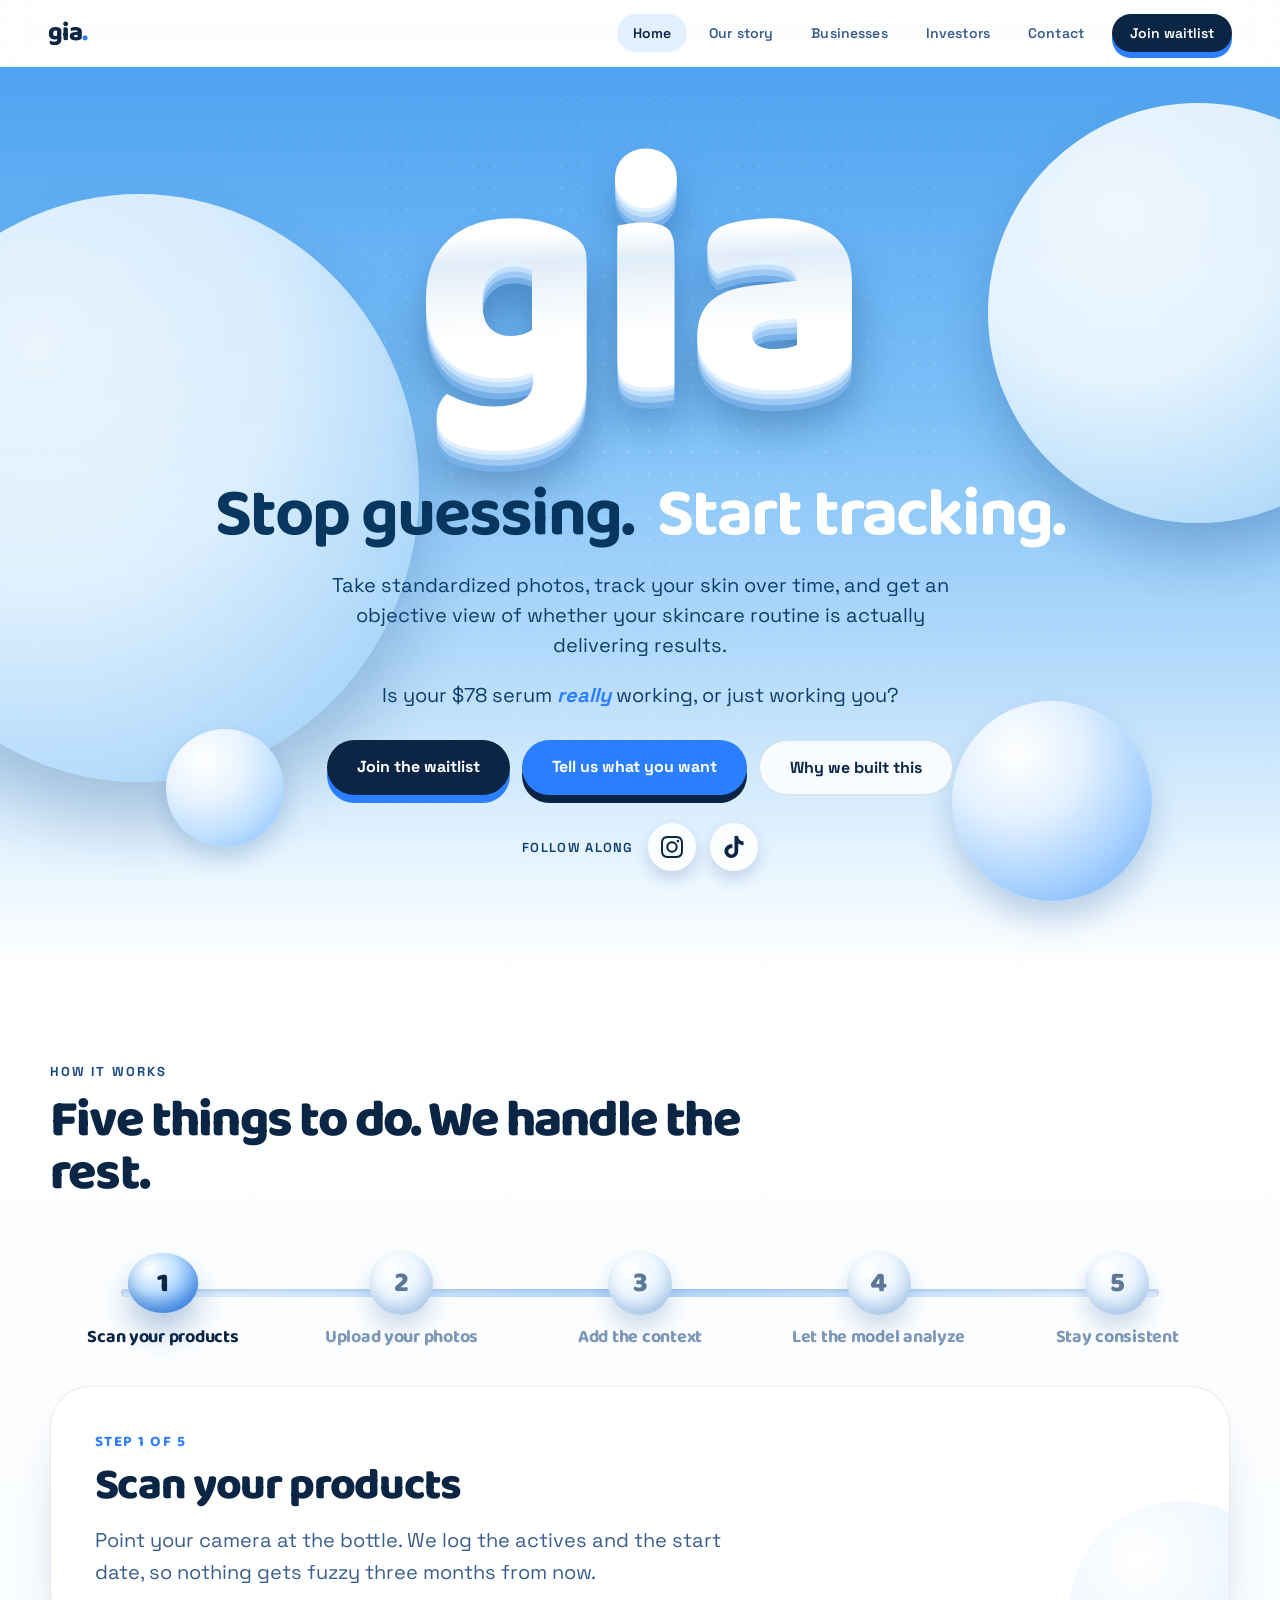
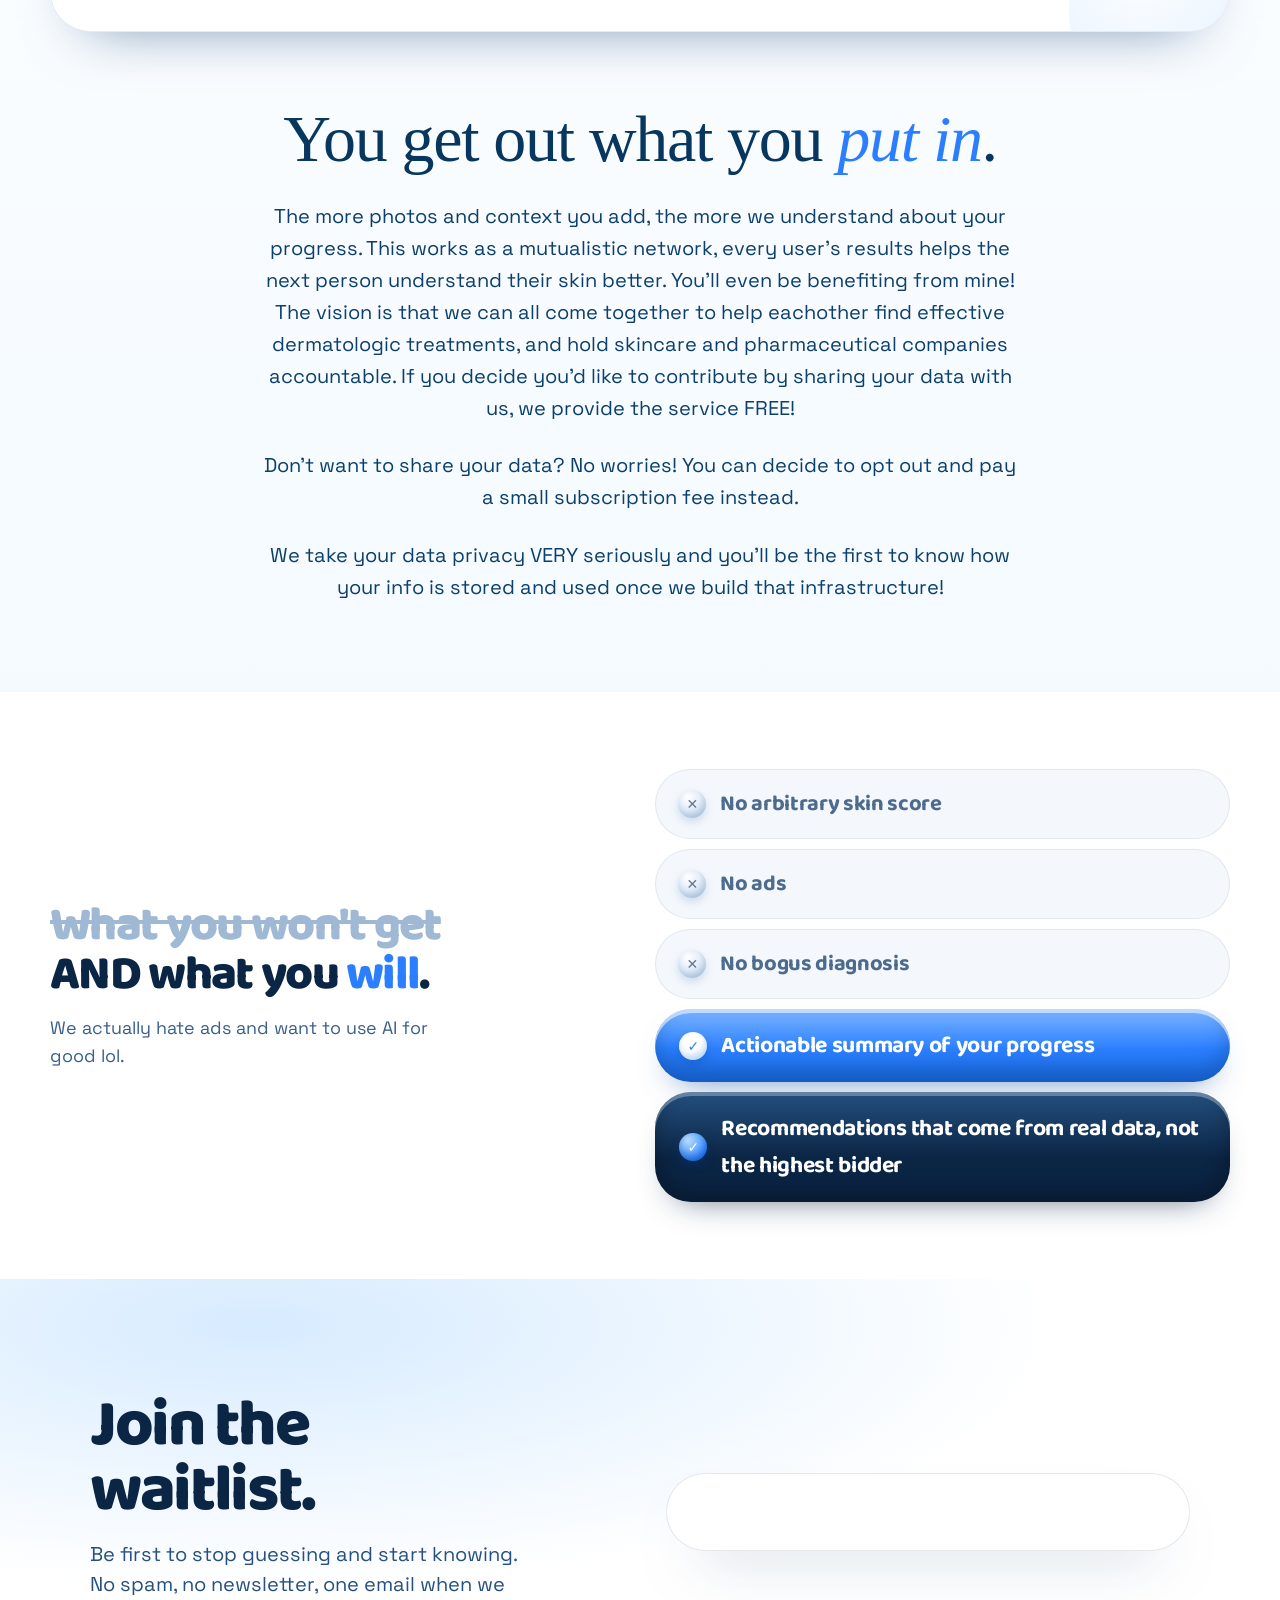
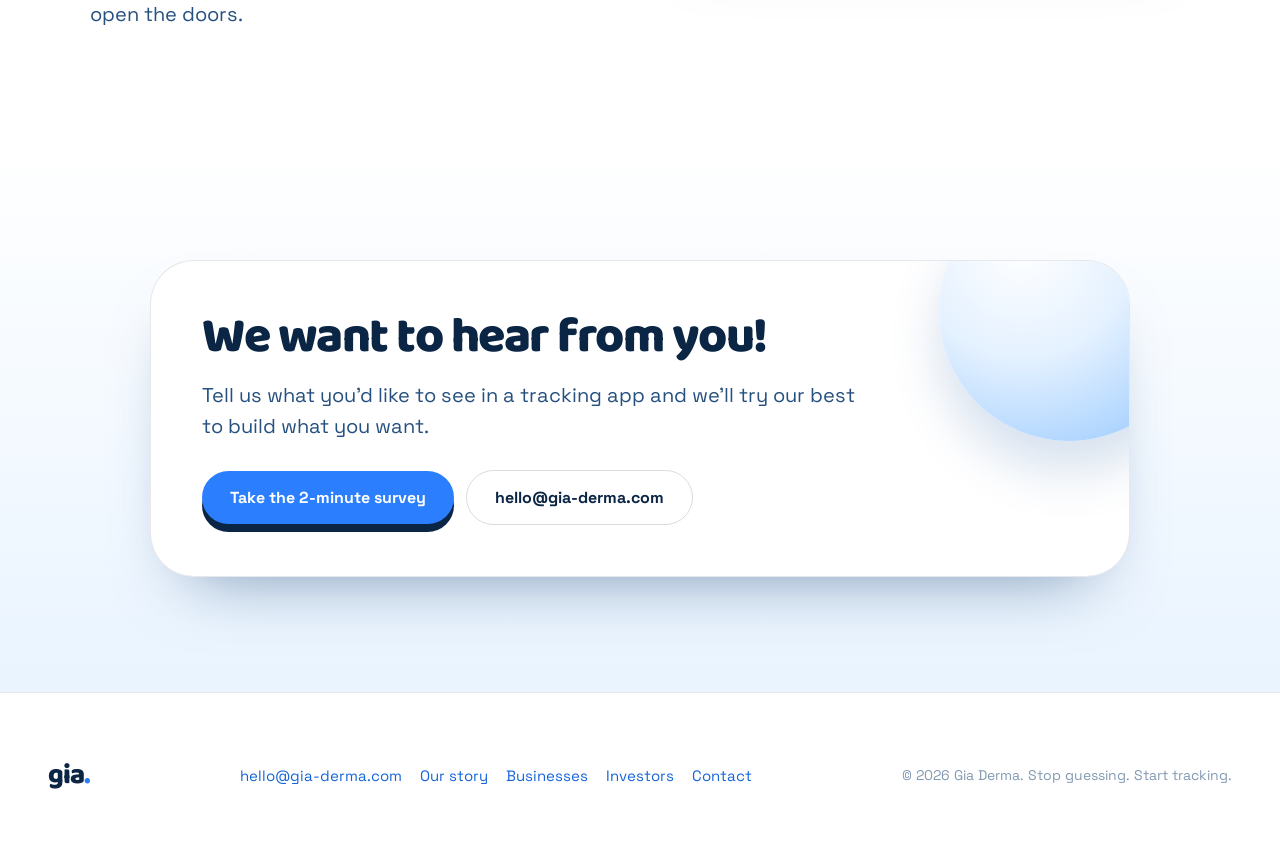
<file: index.html>
<!DOCTYPE html>
<html lang="en">
<head>
<meta charset="utf-8">
<meta name="viewport" content="width=device-width, initial-scale=1">
<title>Gia — Stop guessing. Start tracking.</title>
<meta name="description" content="Gia analyzes your skincare progress photos with unbiased, consistent AI tracking so you know if a product is actually working, not just hoping. Join the waitlist.">
<link rel="canonical" href="https://gia-derma.com/">
<meta property="og:type" content="website">
<meta property="og:site_name" content="Gia">
<meta property="og:title" content="Gia — Stop guessing. Start tracking.">
<meta property="og:description" content="Unbiased AI-analyzed progress photos, so you know if a skincare product is actually working — not just hoping.">
<meta property="og:url" content="https://gia-derma.com/">
<meta name="twitter:card" content="summary">
<meta name="twitter:title" content="Gia — Stop guessing. Start tracking.">
<meta name="twitter:description" content="Unbiased AI-analyzed progress photos, so you know if a skincare product is actually working — not just hoping.">
<link rel="preconnect" href="https://fonts.googleapis.com">
<link rel="preconnect" href="https://fonts.gstatic.com" crossorigin>
<link href="https://fonts.googleapis.com/css2?family=Baloo+2:wght@500;600;700;800&family=Space+Grotesk:wght@400;500;600;700&display=swap" rel="stylesheet">
<link rel="stylesheet" href="/assets/site.css">
<link rel="icon" type="image/png" sizes="32x32" href="/favicon-32.png">
<link rel="icon" type="image/png" sizes="16x16" href="/favicon-16.png">
<link rel="apple-touch-icon" href="/apple-touch-icon.png">
<script src="https://getlaunchlist.com/js/widget.js" defer></script>
</head>
<body>
<div style="font-family:'Space Grotesk',system-ui,sans-serif; color:#0b2545; overflow-x:hidden; position:relative;">

  <nav class="site-nav">
    <a href="/" style="border:0; background:none; cursor:pointer; font-family:'Baloo 2',cursive; font-weight:800; font-size:26px; letter-spacing:-.02em; color:#0b2545; padding:0; line-height:1;">gia<span style="color:#2b7fff;">.</span></a>
    <div class="site-nav-links">
      <a href="/" class="site-nav-link" aria-current="page">Home</a>
      <a href="/story/" class="site-nav-link">Our story</a>
      <a href="/businesses/" class="site-nav-link">Businesses</a>
      <a href="/investors/" class="site-nav-link">Investors</a>
      <a href="/contact/" class="site-nav-link">Contact</a>
      <a href="#waitlist" class="btn-press btn-press-sm" style="margin-left:6px; padding:10px 18px; border-radius:999px; background:#0b2545; color:#fff; font-weight:600; font-size:14px; box-shadow:0 6px 0 #2b7fff; --hs:#2b7fff; --hc:#fff;">Join waitlist</a>
    </div>
  </nav>

  <main>    <section style="position:relative; min-height:min(92vh,860px); display:grid; place-items:center; padding:clamp(40px,7vw,110px) clamp(16px,4vw,48px) clamp(60px,8vw,120px); background:linear-gradient(#4fa3f0 0%, #7cc0f8 38%, #b9ddfb 68%, #e8f5ff 88%, #ffffff 100%); overflow:hidden;">
      <div style="position:absolute; inset:0; opacity:.5; background-image:radial-gradient(rgba(255,255,255,.5) 1px, transparent 1px); background-size:22px 22px; mask-image:radial-gradient(60% 60% at 50% 40%, #000, transparent);"></div>
      <div style="position:absolute; width:min(56vw,560px); aspect-ratio:1/1.05; left:-11vw; top:14%; border-radius:50%; background:radial-gradient(circle at 32% 26%, #ffffff, #eaf6ff 42%, #b6dcfb 72%, #8ec6f5); box-shadow:0 40px 70px rgba(12,60,120,.28); opacity:.85; animation:floatB 12s ease-in-out infinite;"></div>
      <div style="position:absolute; width:min(42vw,420px); aspect-ratio:1/1; right:-10vw; top:4%; border-radius:50%; background:radial-gradient(circle at 32% 26%, #ffffff, #f0f9ff 40%, #c3e3fc 70%, #97cbf7); box-shadow:0 30px 54px rgba(12,60,120,.28); opacity:.9; animation:floatA 14s ease-in-out infinite;"></div>
      <div style="position:absolute; width:min(22vw,200px); aspect-ratio:1; right:10%; bottom:8%; border-radius:50%; background:radial-gradient(circle at 32% 26%, #ffffff, #e2f0ff 34%, #a9d2ff 66%, #6aa9f5); box-shadow:0 18px 30px rgba(30,90,160,.25); animation:floatA 9s ease-in-out infinite;"></div>
      <div style="position:absolute; width:min(13vw,118px); aspect-ratio:1; left:13%; bottom:14%; border-radius:50%; background:radial-gradient(circle at 32% 26%, #ffffff, #e8f3ff 34%, #bfe0ff 64%, #7fb8ff); box-shadow:0 12px 22px rgba(30,90,160,.2); animation:floatB 10s ease-in-out infinite;"></div>

      <div style="position:relative; text-align:center; max-width:1100px; animation:rise .9s cubic-bezier(.2,.9,.2,1) both;">
        <div class="logo-wrap gia-logo">
          <span style="position:relative; display:block; font-family:'Baloo 2',cursive; font-weight:800; font-size:clamp(110px,26vw,340px); line-height:.82; letter-spacing:-.015em; color:#ffffff; text-shadow:0 4px 0 #e2f1ff, 0 9px 0 #c2e0fb, 0 15px 0 #9dc9f3, 0 21px 0 #77b0e8, 0 34px 44px rgba(12,55,110,.4);">gia</span>
          <span style="position:absolute; inset:0; display:block; font-family:'Baloo 2',cursive; font-weight:800; font-size:clamp(110px,26vw,340px); line-height:.82; letter-spacing:-.015em; background:linear-gradient(178deg, rgba(64,140,210,0) 0%, rgba(64,140,210,0) 28%, rgba(64,140,210,.16) 38%, rgba(64,140,210,.07) 50%, rgba(64,140,210,0) 64%); -webkit-background-clip:text; background-clip:text; color:transparent; pointer-events:none;">gia</span>
        </div>
        <h1 style="margin:clamp(26px,4vw,52px) 0 0; font-family:'Baloo 2',cursive; font-weight:700; font-size:clamp(30px,5.4vw,68px); line-height:1.02; letter-spacing:-.03em; color:#07365e; text-wrap:balance;">Stop guessing.&nbsp;<span style="color:#ffffff; letter-spacing:-2.04px;">&nbsp;Start tracking.</span></h1>
        <div style="margin:18px auto 0; max-width:620px; font-size:clamp(16px,1.6vw,20px); line-height:1.5; color:#0c3f6b; text-wrap:pretty;">
          <p>Take standardized photos, track your skin over time, and get an objective view of whether your skincare routine is actually delivering results.</p>
          <p>Is your $78 serum <em style="color:#2b7fff; font-weight:700;">really</em> working, or just working you?</p>
        </div>
        <div style="display:flex; flex-wrap:wrap; gap:12px; justify-content:center; margin-top:30px;">
          <a href="#waitlist" class="btn-press" style="padding:16px 30px; border-radius:999px; background:#0b2545; color:#fff; font-weight:700; font-size:16px; box-shadow:0 8px 0 #2b7fff; --hs:#2b7fff; --hc:#fff;">Join the waitlist</a>
          <a href="/survey/" class="btn-press" style="padding:16px 30px; border-radius:999px; background:#2b7fff; color:#fff; font-weight:700; font-size:16px; box-shadow:0 8px 0 #0b2545; --hs:#0b2545; --hc:#fff;">Tell us what you want</a>
          <a href="/story/" class="btn-fill" style="padding:16px 30px; border-radius:999px; background:rgba(255,255,255,.85); color:#0b2545; font-weight:700; font-size:16px; border:1px solid rgba(11,37,69,.14); --hb:#fff; --hc:#0b2545;">Why we built this</a>
        </div>
        <div style="display:flex; align-items:center; justify-content:center; gap:14px; margin-top:28px;">
          <span style="font-size:13px; font-weight:600; letter-spacing:.1em; text-transform:uppercase; color:#0c3f6b;">Follow along</span>
          <a href="https://www.instagram.com/gia.skin.app/" target="_blank" rel="noopener" aria-label="Gia on Instagram" class="social-icon" style="background:rgba(255,255,255,.85); color:#0b2545; box-shadow:0 8px 16px rgba(12,60,120,.18);">
            <svg viewBox="0 0 24 24" fill="currentColor" aria-hidden="true"><path d="M7.0301.084c-1.2768.0602-2.1487.264-2.911.5634-.7888.3075-1.4575.72-2.1228 1.3877-.6652.6677-1.075 1.3368-1.3802 2.127-.2954.7638-.4956 1.6365-.552 2.914-.0564 1.2775-.0689 1.6882-.0626 4.947.0062 3.2586.0206 3.6671.0825 4.9473.061 1.2765.264 2.1482.5635 2.9107.308.7889.72 1.4573 1.388 2.1228.6679.6655 1.3365 1.0743 2.1285 1.38.7632.295 1.6361.4961 2.9134.552 1.2773.056 1.6884.069 4.9462.0627 3.2578-.0062 3.668-.0207 4.9478-.0814 1.28-.0607 2.147-.2652 2.9098-.5633.7889-.3086 1.4578-.72 2.1228-1.3881.665-.6682 1.0745-1.3378 1.3795-2.1284.2957-.7632.4966-1.636.552-2.9124.056-1.2809.0692-1.6898.063-4.948-.0063-3.2583-.021-3.6668-.0817-4.9465-.0607-1.2797-.264-2.1487-.5633-2.9117-.3084-.7889-.72-1.4568-1.3876-2.1228C21.2982 1.33 20.628.9208 19.8378.6165 19.074.321 18.2017.1197 16.9244.0645 15.6471.0093 15.236-.005 11.977.0014 8.718.0076 8.31.0215 7.0301.0839m.1402 21.6932c-1.17-.0509-1.8053-.2453-2.2287-.408-.5606-.216-.96-.4771-1.3819-.895-.422-.4178-.6811-.8186-.9-1.378-.1644-.4234-.3624-1.058-.4171-2.228-.0595-1.2645-.072-1.6442-.079-4.848-.007-3.2037.0053-3.583.0607-4.848.05-1.169.2456-1.805.408-2.2282.216-.5613.4762-.96.895-1.3816.4188-.4217.8184-.6814 1.3783-.9003.423-.1651 1.0575-.3614 2.227-.4171 1.2655-.06 1.6447-.072 4.848-.079 3.2033-.007 3.5835.005 4.8495.0608 1.169.0508 1.8053.2445 2.228.408.5608.216.96.4754 1.3816.895.4217.4194.6816.8176.9005 1.3787.1653.4217.3617 1.056.4169 2.2263.0602 1.2655.0739 1.645.0796 4.848.0058 3.203-.0055 3.5834-.061 4.848-.051 1.17-.245 1.8055-.408 2.2294-.216.5604-.4763.96-.8954 1.3814-.419.4215-.8181.6811-1.3783.9-.4224.1649-1.0577.3617-2.2262.4174-1.2656.0595-1.6448.072-4.8493.079-3.2045.007-3.5825-.006-4.848-.0608M16.953 5.5864A1.44 1.44 0 1 0 18.39 4.144a1.44 1.44 0 0 0-1.437 1.4424M5.8385 12.012c.0067 3.4032 2.7706 6.1557 6.173 6.1493 3.4026-.0065 6.157-2.7701 6.1506-6.1733-.0065-3.4032-2.771-6.1565-6.174-6.1498-3.403.0067-6.156 2.771-6.1496 6.1738M8 12.0077a4 4 0 1 1 4.008 3.9921A3.9996 3.9996 0 0 1 8 12.0077"/></svg>
          </a>
          <a href="https://www.tiktok.com/@gia_dermatracker" target="_blank" rel="noopener" aria-label="Gia on TikTok" class="social-icon" style="background:rgba(255,255,255,.85); color:#0b2545; box-shadow:0 8px 16px rgba(12,60,120,.18);">
            <svg viewBox="0 0 24 24" fill="currentColor" aria-hidden="true"><path d="M12.525.02c1.31-.02 2.61-.01 3.91-.02.08 1.53.63 3.09 1.75 4.17 1.12 1.11 2.7 1.62 4.24 1.79v4.03c-1.44-.05-2.89-.35-4.2-.97-.57-.26-1.1-.59-1.62-.93-.01 2.92.01 5.84-.02 8.75-.08 1.4-.54 2.79-1.35 3.94-1.31 1.92-3.58 3.17-5.91 3.21-1.43.08-2.86-.31-4.08-1.03-2.02-1.19-3.44-3.37-3.65-5.71-.02-.5-.03-1-.01-1.49.18-1.9 1.12-3.72 2.58-4.96 1.66-1.44 3.98-2.13 6.15-1.72.02 1.48-.04 2.96-.04 4.44-.99-.32-2.15-.23-3.02.37-.63.41-1.11 1.04-1.36 1.75-.21.51-.15 1.07-.14 1.61.24 1.64 1.82 3.02 3.5 2.87 1.12-.01 2.19-.66 2.77-1.61.19-.33.4-.67.41-1.06.1-1.79.06-3.57.07-5.36.01-4.03-.01-8.05.02-12.07z"/></svg>
          </a>
        </div>
      </div>
    </section>

    <section style="padding:clamp(56px,7vw,104px) clamp(16px,4vw,48px); background:linear-gradient(#ffffff,#f4faff);">
      <div style="max-width:1180px; margin:0 auto;">
        <p style="margin:0 0 14px; font-size:13px; font-weight:700; letter-spacing:.16em; text-transform:uppercase; color:#1b4b80;">How it works</p>
        <h2 style="margin:0; max-width:760px; font-family:'Baloo 2',cursive; font-weight:800; font-size:clamp(28px,4.2vw,52px); line-height:1.02; letter-spacing:-.035em; color:#0b2545;">Five things to do. We handle the rest.</h2>
        <div class="steps" style="margin:clamp(30px,4vw,52px) 0 0; display:grid; grid-template-columns:minmax(0,1fr); gap:clamp(22px,3vw,38px);">
          <div style="position:relative; display:flex; gap:clamp(4px,1vw,16px); align-items:flex-start; justify-content:space-between; flex-wrap:nowrap;">
            <div aria-hidden="true" style="position:absolute; left:6%; right:6%; top:clamp(26px,3vw,38px); height:8px; border-radius:999px; background:linear-gradient(90deg, rgba(169,210,255,.25), rgba(169,210,255,.85), rgba(169,210,255,.25)); box-shadow:inset 0 2px 4px rgba(45,110,180,.25);"></div>
            <button type="button" class="step-tab" style="flex:1 1 0; min-width:0; padding:0 4px; color:#0b2545;">
              <span class="step-dot" style="width:clamp(38px,5vw,72px); height:clamp(38px,5vw,72px); font-size:clamp(16px,2.2vw,30px); box-shadow:0 20px 30px rgba(30,90,160,.32), inset 0 -9px 15px rgba(20,80,160,.3); background:radial-gradient(circle at 32% 26%, #ffffff, #bfe0ff 38%, #6aa9f5 70%, #2b7fff); color:#0b2545; transform:scale(1.1,.94);">1</span>
              <span style="font-family:'Baloo 2',cursive; font-weight:700; font-size:clamp(11px,1.5vw,18px); letter-spacing:-.015em; text-align:center; line-height:1.15;">Scan your products</span>
            </button>
            <button type="button" class="step-tab" style="flex:1 1 0; min-width:0; padding:0 4px; color:#7d97b5;">
              <span class="step-dot" style="width:clamp(38px,5vw,72px); height:clamp(38px,5vw,72px); font-size:clamp(16px,2.2vw,30px); box-shadow:0 14px 22px rgba(30,90,160,.2), inset 0 -8px 13px rgba(45,110,180,.2); background:radial-gradient(circle at 32% 26%, #ffffff, #eef6ff 42%, #cfe3f7 74%, #b3cee8); color:#5c7896;">2</span>
              <span style="font-family:'Baloo 2',cursive; font-weight:700; font-size:clamp(11px,1.5vw,18px); letter-spacing:-.015em; text-align:center; line-height:1.15;">Upload your photos</span>
            </button>
            <button type="button" class="step-tab" style="flex:1 1 0; min-width:0; padding:0 4px; color:#7d97b5;">
              <span class="step-dot" style="width:clamp(38px,5vw,72px); height:clamp(38px,5vw,72px); font-size:clamp(16px,2.2vw,30px); box-shadow:0 14px 22px rgba(30,90,160,.2), inset 0 -8px 13px rgba(45,110,180,.2); background:radial-gradient(circle at 32% 26%, #ffffff, #eef6ff 42%, #cfe3f7 74%, #b3cee8); color:#5c7896;">3</span>
              <span style="font-family:'Baloo 2',cursive; font-weight:700; font-size:clamp(11px,1.5vw,18px); letter-spacing:-.015em; text-align:center; line-height:1.15;">Add the context</span>
            </button>
            <button type="button" class="step-tab" style="flex:1 1 0; min-width:0; padding:0 4px; color:#7d97b5;">
              <span class="step-dot" style="width:clamp(38px,5vw,72px); height:clamp(38px,5vw,72px); font-size:clamp(16px,2.2vw,30px); box-shadow:0 14px 22px rgba(30,90,160,.2), inset 0 -8px 13px rgba(45,110,180,.2); background:radial-gradient(circle at 32% 26%, #ffffff, #eef6ff 42%, #cfe3f7 74%, #b3cee8); color:#5c7896;">4</span>
              <span style="font-family:'Baloo 2',cursive; font-weight:700; font-size:clamp(11px,1.5vw,18px); letter-spacing:-.015em; text-align:center; line-height:1.15;">Let the model analyze</span>
            </button>
            <button type="button" class="step-tab" style="flex:1 1 0; min-width:0; padding:0 4px; color:#7d97b5;">
              <span class="step-dot" style="width:clamp(38px,5vw,72px); height:clamp(38px,5vw,72px); font-size:clamp(16px,2.2vw,30px); box-shadow:0 14px 22px rgba(30,90,160,.2), inset 0 -8px 13px rgba(45,110,180,.2); background:radial-gradient(circle at 32% 26%, #ffffff, #eef6ff 42%, #cfe3f7 74%, #b3cee8); color:#5c7896;">5</span>
              <span style="font-family:'Baloo 2',cursive; font-weight:700; font-size:clamp(11px,1.5vw,18px); letter-spacing:-.015em; text-align:center; line-height:1.15;">Stay consistent</span>
            </button>
          </div>
          <div style="position:relative; overflow:hidden; padding:clamp(26px,3.4vw,48px); border-radius:40px; background:#fff; border:1px solid rgba(11,37,69,.09); box-shadow:0 28px 60px -38px rgba(16,62,112,.65);">
            <div style="position:absolute; width:220px; height:220px; right:-60px; bottom:-90px; border-radius:50%; background:radial-gradient(circle at 32% 26%, #ffffff, #e4f1ff 42%, #bcdcff 74%, #8ec3ff); opacity:.6; animation:floatA 13s ease-in-out infinite;"></div>
            <div style="position:relative; max-width:640px;">
              <p id="step-num" style="margin:0 0 10px; font-family:'Baloo 2',cursive; font-weight:700; font-size:clamp(13px,1.3vw,15px); letter-spacing:.1em; text-transform:uppercase; color:#2b7fff;">Step 1 of 5</p>
              <h3 id="step-title" style="margin:0 0 14px; font-family:'Baloo 2',cursive; font-weight:800; font-size:clamp(26px,3.6vw,44px); line-height:1.03; letter-spacing:-.03em; color:#0b2545;">Scan your products</h3>
              <p id="step-body" style="margin:0; font-size:clamp(16px,1.6vw,20px); line-height:1.6; color:#3a5f8c; text-wrap:pretty;">Point your camera at the bottle. We log the actives and the start date, so nothing gets fuzzy three months from now.</p>
            </div>
          </div>
        </div>
        <div style="margin:clamp(40px,5.5vw,84px) auto 0; max-width:780px; text-align:center;">
          <p style="margin:0 auto; max-width:24ch; font-family:'Instrument Serif',Georgia,serif; font-weight:400; font-size:clamp(32px,5.2vw,66px); line-height:1.08; letter-spacing:-.02em; color:#07365e; text-wrap:balance;">You get out what you <em style="color:#2b7fff;">put in</em>.</p>
          <p style="margin:clamp(16px,2vw,26px) auto 0; max-width:58ch; font-size:clamp(16px,1.6vw,20px); line-height:1.6; color:#0c3f6b; text-wrap:pretty;">The more photos and context you add, the more we understand about your progress. This works as a mutualistic network, every user's results helps the next person understand their skin better. You'll even be benefiting from mine! The vision is that we can all come together to help eachother find effective dermatologic treatments, and hold skincare and pharmaceutical companies accountable. If you decide you'd like to contribute by sharing your data with us, we provide the service FREE!</p>
          <p style="margin:clamp(16px,2vw,26px) auto 0; max-width:58ch; font-size:clamp(16px,1.6vw,20px); line-height:1.6; color:#0c3f6b; text-wrap:pretty;">Don't want to share your data? No worries! You can decide to opt out and pay a small subscription fee instead.</p>
          <p style="margin:clamp(16px,2vw,26px) auto 0; max-width:58ch; font-size:clamp(16px,1.6vw,20px); line-height:1.6; color:#0c3f6b; text-wrap:pretty;">We take your data privacy VERY seriously and you'll be the first to know how your info is stored and used once we build that infrastructure!</p>
        </div>
      </div>
    </section>

    <section style="padding:clamp(46px,6vw,88px) clamp(16px,4vw,48px); background:#ffffff;">
      <div style="max-width:1180px; margin:0 auto; display:grid; grid-template-columns:repeat(auto-fit,minmax(min(100%,280px),1fr)); gap:clamp(20px,2.4vw,40px); align-items:center;">
        <div>
          <h2 style="margin:0; font-family:'Baloo 2',cursive; font-weight:800; font-size:clamp(28px,4vw,48px); line-height:1.02; letter-spacing:-.035em; color:#0b2545;"><span style="color:#9fb8d4; text-decoration:line-through; text-decoration-thickness:.08em;">What you won't get</span><br>AND what you <span style="color:#2b7fff;">will</span>.</h2>
          <p style="margin:14px 0 0; max-width:380px; font-size:clamp(15px,1.4vw,18px); line-height:1.55; color:#3a5f8c;">We actually hate ads and want to use AI for good lol.</p>
        </div>
        <div style="display:grid; gap:10px;">
          <div style="display:flex; align-items:center; gap:14px; padding:16px 22px; border-radius:999px; background:#f4f8fd; border:1px solid rgba(11,37,69,.08);">
            <span style="flex:0 0 auto; width:28px; height:28px; border-radius:50%; background:radial-gradient(circle at 32% 26%, #ffffff, #e6eef8 45%, #c3d4e6 78%, #a8bed6); box-shadow:0 4px 8px rgba(30,90,160,.18), inset 0 -4px 7px rgba(45,110,180,.18); color:#5c7896; display:grid; place-items:center; font-size:14px; font-weight:700;">✕</span>
            <span style="font-family:'Baloo 2',cursive; font-weight:700; font-size:clamp(17px,1.8vw,22px); letter-spacing:-.015em; color:#4d6b8d;">No arbitrary skin score</span>
          </div>
          <div style="display:flex; align-items:center; gap:14px; padding:16px 22px; border-radius:999px; background:#f4f8fd; border:1px solid rgba(11,37,69,.08);">
            <span style="flex:0 0 auto; width:28px; height:28px; border-radius:50%; background:radial-gradient(circle at 32% 26%, #ffffff, #e6eef8 45%, #c3d4e6 78%, #a8bed6); box-shadow:0 4px 8px rgba(30,90,160,.18), inset 0 -4px 7px rgba(45,110,180,.18); color:#5c7896; display:grid; place-items:center; font-size:14px; font-weight:700;">✕</span>
            <span style="font-family:'Baloo 2',cursive; font-weight:700; font-size:clamp(17px,1.8vw,22px); letter-spacing:-.015em; color:#4d6b8d;">No ads</span>
          </div>
          <div style="display:flex; align-items:center; gap:14px; padding:16px 22px; border-radius:999px; background:#f4f8fd; border:1px solid rgba(11,37,69,.08);">
            <span style="flex:0 0 auto; width:28px; height:28px; border-radius:50%; background:radial-gradient(circle at 32% 26%, #ffffff, #e6eef8 45%, #c3d4e6 78%, #a8bed6); box-shadow:0 4px 8px rgba(30,90,160,.18), inset 0 -4px 7px rgba(45,110,180,.18); color:#5c7896; display:grid; place-items:center; font-size:14px; font-weight:700;">✕</span>
            <span style="font-family:'Baloo 2',cursive; font-weight:700; font-size:clamp(17px,1.8vw,22px); letter-spacing:-.015em; color:#4d6b8d;">No bogus diagnosis</span>
          </div>
          <div class="pill-scale" style="display:flex; align-items:center; gap:14px; padding:18px 24px; border-radius:36px; background:linear-gradient(180deg,#7cb6ff 0%,#2b7fff 55%,#1b6ae0 100%); color:#fff; box-shadow:0 16px 34px -20px rgba(20,80,160,.75), inset 0 4px 0 rgba(255,255,255,.55), inset 0 -12px 20px rgba(10,60,130,.35);">
            <span style="flex:0 0 auto; width:28px; height:28px; border-radius:50%; background:radial-gradient(circle at 32% 26%, #ffffff, #ffffff 45%, #d8eaff 78%, #bcd9f7); box-shadow:0 4px 8px rgba(10,60,130,.25), inset 0 -4px 7px rgba(60,130,210,.2); color:#2b7fff; display:grid; place-items:center; font-size:14px; font-weight:800;">✓</span>
            <span style="font-family:'Baloo 2',cursive; font-weight:700; font-size:clamp(17px,1.9vw,23px); letter-spacing:-.015em;">Actionable summary of your progress</span>
          </div>
          <div class="pill-scale" style="display:flex; align-items:center; gap:14px; padding:18px 24px; border-radius:36px; background:linear-gradient(180deg,#24507f 0%,#0b2545 60%); color:#fff; box-shadow:0 16px 34px -22px rgba(11,37,69,.8), inset 0 4px 0 rgba(255,255,255,.3), inset 0 -12px 20px rgba(0,0,0,.3);">
            <span style="flex:0 0 auto; width:28px; height:28px; border-radius:50%; background:radial-gradient(circle at 32% 26%, #b9dcff, #6fb0ff 40%, #2b7fff 74%, #1b6ae0); box-shadow:0 4px 9px rgba(10,50,120,.5), inset 0 -4px 7px rgba(8,45,100,.3); color:#fff; display:grid; place-items:center; font-size:14px; font-weight:800;">✓</span>
            <span style="font-family:'Baloo 2',cursive; font-weight:700; font-size:clamp(17px,1.9vw,23px); letter-spacing:-.015em;">Recommendations that come from real data, not the highest bidder</span>
          </div>
        </div>
      </div>
    </section>

    <section id="waitlist" style="padding:clamp(64px,9vw,130px) clamp(16px,4vw,48px); background:radial-gradient(90% 80% at 20% 10%, #d7ebff, #ffffff 70%);">
      <div style="max-width:1100px; margin:0 auto; display:grid; grid-template-columns:repeat(auto-fit,minmax(min(100%,320px),1fr)); gap:clamp(26px,4vw,60px); align-items:center;">
        <div>
          <h2 style="margin:0; font-family:'Baloo 2',cursive; font-weight:800; font-size:clamp(34px,5.4vw,66px); line-height:.98; letter-spacing:-.035em;">Join the<br>waitlist.</h2>
          <p style="margin:16px 0 0; font-size:clamp(16px,1.6vw,20px); line-height:1.5; color:#25507f; max-width:440px;">Be first to stop guessing and start knowing. No spam, no newsletter, one email when we open the doors.</p>
        </div>
        <div style="position:relative; padding:clamp(22px,3vw,38px); border-radius:40px; background:#fff; border:1px solid rgba(11,37,69,.1); box-shadow:0 30px 60px -34px rgba(16,62,112,.6);">
          <div class="launchlist-widget" data-key-id="k3xRwn"></div>
        </div>
      </div>
    </section>

    <section style="padding:clamp(64px,9vw,130px) clamp(16px,4vw,48px); background:linear-gradient(#ffffff,#e9f4ff);">
      <div style="max-width:980px; margin:0 auto; position:relative; padding:clamp(28px,4vw,58px); border-radius:44px; background:#fff; border:1px solid rgba(11,37,69,.1); box-shadow:0 34px 70px -40px rgba(16,62,112,.6); overflow:hidden;">
        <div style="position:absolute; width:260px; height:260px; right:-70px; top:-80px; border-radius:50%; background:radial-gradient(circle at 32% 26%, #ffffff, #e4f1ff 42%, #b8daff 72%, #8ec3ff); box-shadow:0 30px 50px rgba(30,90,160,.18); animation:floatA 13s ease-in-out infinite;"></div>
        <div style="position:relative; max-width:660px;">
          <h2 style="margin:0; font-family:'Baloo 2',cursive; font-weight:800; font-size:clamp(28px,4.2vw,50px); line-height:1.03; letter-spacing:-.03em;">We want to hear from you!</h2>
          <p style="margin:16px 0 0; font-size:clamp(16px,1.6vw,20px); line-height:1.55; color:#25507f;">Tell us what you'd like to see in a tracking app and we'll try our best to build what you want.</p>
          <div style="display:flex; flex-wrap:wrap; gap:12px; align-items:center; margin-top:28px;">
            <a href="/survey/" class="btn-press" style="padding:16px 28px; border-radius:999px; background:#2b7fff; color:#fff; font-weight:700; font-size:16px; box-shadow:0 8px 0 #0b2545; --hs:#0b2545; --hc:#fff;">Take the 2‑minute survey</a>
            <a href="mailto:hello@gia-derma.com" class="btn-fill" style="padding:16px 28px; border-radius:999px; border:1px solid rgba(11,37,69,.16); font-weight:700; font-size:16px; color:#0b2545; --hb:#f3f9ff; --hc:#0b2545;">hello@gia-derma.com</a>
          </div>
        </div>
      </div>
    </section>
  </main>

  <footer class="site-footer">
    <span style="font-family:'Baloo 2',cursive; font-weight:800; font-size:28px; letter-spacing:-.03em; color:#0b2545;">gia<span style="color:#2b7fff;">.</span></span>
    <div class="site-footer-links">
      <a href="mailto:hello@gia-derma.com">hello@gia-derma.com</a>
      <a href="/story/">Our story</a>
      <a href="/businesses/">Businesses</a>
      <a href="/investors/">Investors</a>
      <a href="/contact/">Contact</a>
    </div>
    <span style="font-size:14px; color:#8299b3;">© 2026 Gia Derma. Stop guessing. Start tracking.</span>
  </footer>
</div>
<script src="/assets/site.js"></script>
</body>
</html>
</file>
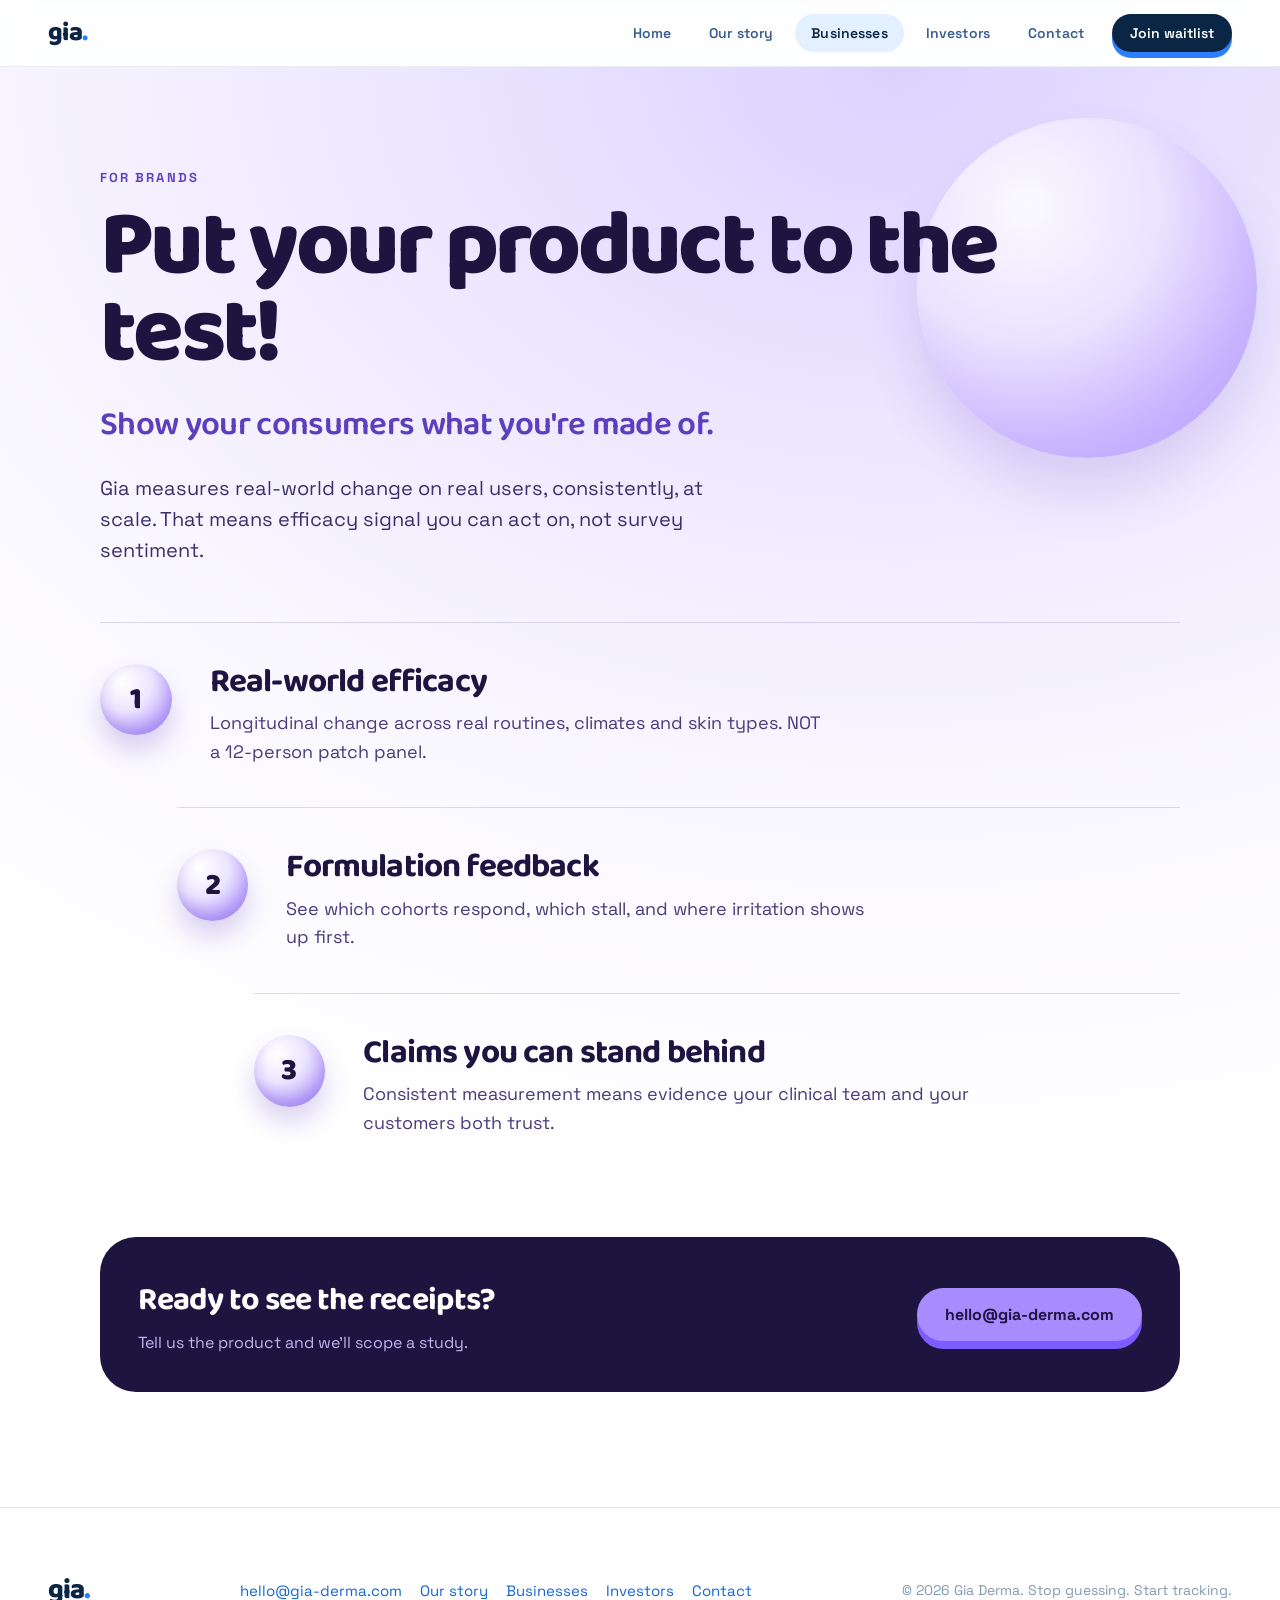
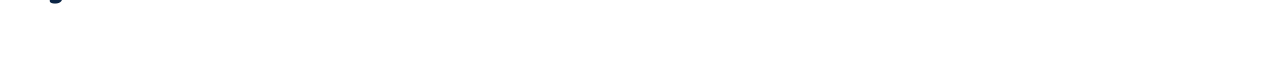
<file: businesses/index.html>
<!DOCTYPE html>
<html lang="en">
<head>
<meta charset="utf-8">
<meta name="viewport" content="width=device-width, initial-scale=1">
<title>For businesses — Gia</title>
<meta name="description" content="Put your product to the test. Gia gives brands real-world efficacy data, formulation feedback, and claims backed by consistent, unbiased measurement.">
<link rel="canonical" href="https://gia-derma.com/businesses/">
<meta property="og:type" content="website">
<meta property="og:site_name" content="Gia">
<meta property="og:title" content="For businesses — Gia">
<meta property="og:description" content="Put your product to the test. Real-world efficacy data and formulation feedback from consistent, unbiased measurement.">
<meta property="og:url" content="https://gia-derma.com/businesses/">
<meta name="twitter:card" content="summary">
<meta name="twitter:title" content="For businesses — Gia">
<meta name="twitter:description" content="Put your product to the test. Real-world efficacy data and formulation feedback from consistent, unbiased measurement.">
<link rel="preconnect" href="https://fonts.googleapis.com">
<link rel="preconnect" href="https://fonts.gstatic.com" crossorigin>
<link href="https://fonts.googleapis.com/css2?family=Baloo+2:wght@500;600;700;800&family=Space+Grotesk:wght@400;500;600;700&display=swap" rel="stylesheet">
<link rel="stylesheet" href="/assets/site.css">
<link rel="icon" type="image/png" sizes="32x32" href="/favicon-32.png">
<link rel="icon" type="image/png" sizes="16x16" href="/favicon-16.png">
<link rel="apple-touch-icon" href="/apple-touch-icon.png">
</head>
<body>
<div style="font-family:'Space Grotesk',system-ui,sans-serif; color:#0b2545; overflow-x:hidden; position:relative;">

  <nav class="site-nav">
    <a href="/" style="border:0; background:none; cursor:pointer; font-family:'Baloo 2',cursive; font-weight:800; font-size:26px; letter-spacing:-.02em; color:#0b2545; padding:0; line-height:1;">gia<span style="color:#2b7fff;">.</span></a>
    <div class="site-nav-links">
      <a href="/" class="site-nav-link">Home</a>
      <a href="/story/" class="site-nav-link">Our story</a>
      <a href="/businesses/" class="site-nav-link" aria-current="page">Businesses</a>
      <a href="/investors/" class="site-nav-link">Investors</a>
      <a href="/contact/" class="site-nav-link">Contact</a>
      <a href="/#waitlist" class="btn-press btn-press-sm" style="margin-left:6px; padding:10px 18px; border-radius:999px; background:#0b2545; color:#fff; font-weight:600; font-size:14px; box-shadow:0 6px 0 #2b7fff; --hs:#2b7fff; --hc:#fff;">Join waitlist</a>
    </div>
  </nav>

  <main style="background:radial-gradient(120% 80% at 70% 0%, #ddd2ff 0%, #eee8ff 34%, #faf8ff 66%, #ffffff 100%); min-height:80vh; padding:clamp(52px,8vw,120px) clamp(16px,4vw,48px) clamp(60px,9vw,130px);">
    <div style="max-width:1080px; margin:0 auto; position:relative;">
      <div style="position:absolute; width:min(34vw,340px); aspect-ratio:1; right:-6vw; top:-4vw; border-radius:50%; background:radial-gradient(circle at 32% 26%, #ffffff, #ebe3ff 40%, #c3aeff 70%, #a88bff); box-shadow:0 34px 60px rgba(90,60,190,.2); opacity:.85; animation:floatB 13s ease-in-out infinite;"></div>
      <div style="position:relative; animation:rise .8s cubic-bezier(.2,.9,.2,1) both;">
        <p style="margin:0 0 18px; font-size:13px; font-weight:700; letter-spacing:.16em; text-transform:uppercase; color:#6144c4;">For brands</p>
        <h1 style="margin:0; font-family:'Baloo 2',cursive; font-weight:800; font-size:clamp(38px,7.2vw,96px); line-height:.94; letter-spacing:-.04em; color:#1e1440; max-width:900px;">Put your product to the test!</h1>
        <p style="margin:20px 0 0; font-family:'Baloo 2',cursive; font-weight:600; font-size:clamp(20px,2.6vw,34px); color:#5b3fbe; letter-spacing:-.02em;">Show your consumers what you're made of.</p>
        <p style="margin:22px 0 0; max-width:620px; font-size:clamp(16px,1.6vw,20px); line-height:1.55; color:#3d2f6b;">Gia measures real-world change on real users, consistently, at scale. That means efficacy signal you can act on, not survey sentiment.</p>
        <div style="margin:clamp(30px,4.5vw,56px) 0 0;">
          <div style="position:relative; display:grid; grid-template-columns:auto minmax(0,1fr); gap:clamp(18px,3vw,38px); align-items:start; padding:clamp(24px,3.2vw,42px) 0; border-top:1px solid rgba(30,20,64,.14); margin-left:0;">
            <div style="width:clamp(54px,5.6vw,80px); height:clamp(54px,5.6vw,80px); border-radius:50%; background:radial-gradient(circle at 32% 26%, #ffffff, #ece5ff 40%, #c3aeff 70%, #a88bff); display:grid; place-items:center; font-family:'Baloo 2',cursive; font-weight:800; font-size:clamp(24px,2.4vw,34px); color:#1e1440; box-shadow:0 16px 26px rgba(90,60,190,.22), inset 0 -8px 14px rgba(90,60,190,.22);">1</div>
            <div style="padding-top:0;">
              <h3 style="margin:0 0 10px; font-family:'Baloo 2',cursive; font-weight:700; font-size:clamp(21px,2.6vw,34px); line-height:1.06; letter-spacing:-.025em; color:#1e1440;">Real-world efficacy</h3>
              <p style="margin:0; max-width:52ch; font-size:clamp(15px,1.5vw,18px); line-height:1.6; color:#4a3b7a; text-wrap:pretty;">Longitudinal change across real routines, climates and skin types. NOT a 12-person patch panel.</p>
            </div>
          </div>
          <div style="position:relative; display:grid; grid-template-columns:auto minmax(0,1fr); gap:clamp(18px,3vw,38px); align-items:start; padding:clamp(24px,3.2vw,42px) 0; border-top:1px solid rgba(30,20,64,.14); margin-left:clamp(0px,6vw,110px);">
            <div style="width:clamp(54px,5.6vw,80px); height:clamp(54px,5.6vw,80px); border-radius:50%; background:radial-gradient(circle at 32% 26%, #ffffff, #ece5ff 40%, #c3aeff 70%, #a88bff); display:grid; place-items:center; font-family:'Baloo 2',cursive; font-weight:800; font-size:clamp(24px,2.4vw,34px); color:#1e1440; box-shadow:0 16px 26px rgba(90,60,190,.22), inset 0 -8px 14px rgba(90,60,190,.22);">2</div>
            <div style="padding-top:0;">
              <h3 style="margin:0 0 10px; font-family:'Baloo 2',cursive; font-weight:700; font-size:clamp(21px,2.6vw,34px); line-height:1.06; letter-spacing:-.025em; color:#1e1440;">Formulation feedback</h3>
              <p style="margin:0; max-width:52ch; font-size:clamp(15px,1.5vw,18px); line-height:1.6; color:#4a3b7a; text-wrap:pretty;">See which cohorts respond, which stall, and where irritation shows up first.</p>
            </div>
          </div>
          <div style="position:relative; display:grid; grid-template-columns:auto minmax(0,1fr); gap:clamp(18px,3vw,38px); align-items:start; padding:clamp(24px,3.2vw,42px) 0; border-top:1px solid rgba(30,20,64,.14); margin-left:clamp(0px,12vw,220px);">
            <div style="width:clamp(54px,5.6vw,80px); height:clamp(54px,5.6vw,80px); border-radius:50%; background:radial-gradient(circle at 32% 26%, #ffffff, #ece5ff 40%, #c3aeff 70%, #a88bff); display:grid; place-items:center; font-family:'Baloo 2',cursive; font-weight:800; font-size:clamp(24px,2.4vw,34px); color:#1e1440; box-shadow:0 16px 26px rgba(90,60,190,.22), inset 0 -8px 14px rgba(90,60,190,.22);">3</div>
            <div style="padding-top:0;">
              <h3 style="margin:0 0 10px; font-family:'Baloo 2',cursive; font-weight:700; font-size:clamp(21px,2.6vw,34px); line-height:1.06; letter-spacing:-.025em; color:#1e1440;">Claims you can stand behind</h3>
              <p style="margin:0; max-width:52ch; font-size:clamp(15px,1.5vw,18px); line-height:1.6; color:#4a3b7a; text-wrap:pretty;">Consistent measurement means evidence your clinical team and your customers both trust.</p>
            </div>
          </div>
        </div>
        <div style="margin-top:clamp(34px,5vw,58px); padding:clamp(24px,3vw,40px); border-radius:36px; background:#1e1440; color:#ece6ff; display:flex; flex-wrap:wrap; gap:20px; align-items:center; justify-content:space-between;">
          <div>
            <h3 style="margin:0 0 6px; font-family:'Baloo 2',cursive; font-weight:700; font-size:clamp(22px,2.6vw,32px); letter-spacing:-.02em; color:#fff;">Ready to see the receipts?</h3>
            <p style="margin:0; color:#c2b4f0; font-size:16px;">Tell us the product and we'll scope a study.</p>
          </div>
          <a href="mailto:hello@gia-derma.com" class="btn-press" style="padding:16px 28px; border-radius:999px; background:#a88bff; color:#1e1440; font-weight:700; font-size:16px; box-shadow:0 8px 0 #7a5cff; --hs:#7a5cff; --hc:#1e1440;">hello@gia-derma.com</a>
        </div>
      </div>
    </div>
  </main>

  <footer class="site-footer">
    <span style="font-family:'Baloo 2',cursive; font-weight:800; font-size:28px; letter-spacing:-.03em; color:#0b2545;">gia<span style="color:#2b7fff;">.</span></span>
    <div class="site-footer-links">
      <a href="mailto:hello@gia-derma.com">hello@gia-derma.com</a>
      <a href="/story/">Our story</a>
      <a href="/businesses/">Businesses</a>
      <a href="/investors/">Investors</a>
      <a href="/contact/">Contact</a>
    </div>
    <span style="font-size:14px; color:#8299b3;">© 2026 Gia Derma. Stop guessing. Start tracking.</span>
  </footer>
</div>
</body>
</html>
</file>
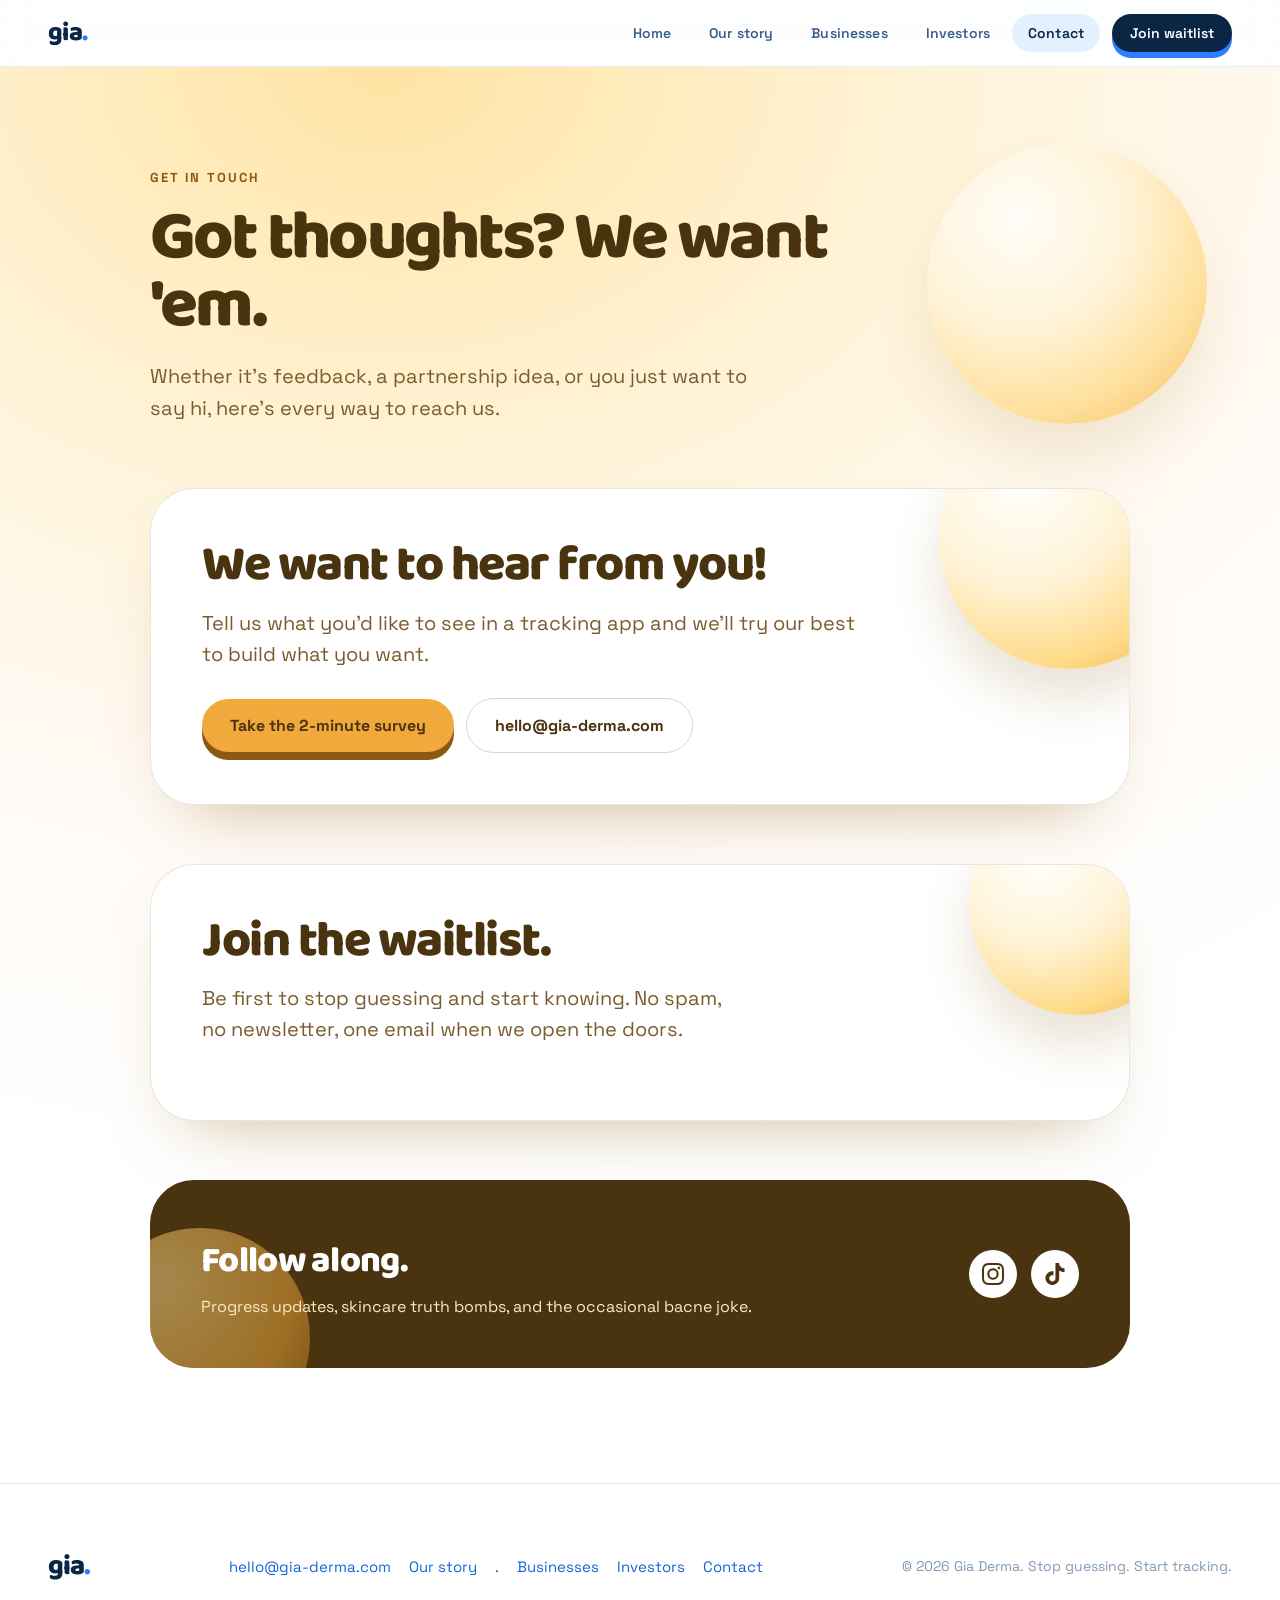
<file: contact/index.html>
<!DOCTYPE html>
<html lang="en">
<head>
<meta charset="utf-8">
<meta name="viewport" content="width=device-width, initial-scale=1">
<title>Contact — Gia</title>
<meta name="description" content="Get in touch with Gia — send feedback, join the waitlist, or follow along on Instagram and TikTok.">
<link rel="canonical" href="https://gia-derma.com/contact/">
<meta property="og:type" content="website">
<meta property="og:site_name" content="Gia">
<meta property="og:title" content="Contact — Gia">
<meta property="og:description" content="Get in touch with Gia — send feedback, join the waitlist, or follow along on Instagram and TikTok.">
<meta property="og:url" content="https://gia-derma.com/contact/">
<meta name="twitter:card" content="summary">
<meta name="twitter:title" content="Contact — Gia">
<meta name="twitter:description" content="Get in touch with Gia — send feedback, join the waitlist, or follow along on Instagram and TikTok.">
<link rel="preconnect" href="https://fonts.googleapis.com">
<link rel="preconnect" href="https://fonts.gstatic.com" crossorigin>
<link href="https://fonts.googleapis.com/css2?family=Baloo+2:wght@500;600;700;800&family=Space+Grotesk:wght@400;500;600;700&display=swap" rel="stylesheet">
<link rel="stylesheet" href="/assets/site.css">
<link rel="icon" type="image/png" sizes="32x32" href="/favicon-32.png">
<link rel="icon" type="image/png" sizes="16x16" href="/favicon-16.png">
<link rel="apple-touch-icon" href="/apple-touch-icon.png">
<script src="https://getlaunchlist.com/js/widget.js" defer></script>
</head>
<body>
<div style="font-family:'Space Grotesk',system-ui,sans-serif; color:#0b2545; overflow-x:hidden; position:relative;">

  <nav class="site-nav">
    <a href="/" style="border:0; background:none; cursor:pointer; font-family:'Baloo 2',cursive; font-weight:800; font-size:26px; letter-spacing:-.02em; color:#0b2545; padding:0; line-height:1;">gia<span style="color:#2b7fff;">.</span></a>
    <div class="site-nav-links">
      <a href="/" class="site-nav-link">Home</a>
      <a href="/story/" class="site-nav-link">Our story</a>
      <a href="/businesses/" class="site-nav-link">Businesses</a>
      <a href="/investors/" class="site-nav-link">Investors</a>
      <a href="/contact/" class="site-nav-link" aria-current="page">Contact</a>
      <a href="#waitlist" class="btn-press btn-press-sm" style="margin-left:6px; padding:10px 18px; border-radius:999px; background:#0b2545; color:#fff; font-weight:600; font-size:14px; box-shadow:0 6px 0 #2b7fff; --hs:#2b7fff; --hc:#fff;">Join waitlist</a>
    </div>
  </nav>

  <main style="background:radial-gradient(120% 80% at 30% 0%, #ffe3a3 0%, #fff3d6 34%, #fffaf5 66%, #ffffff 100%); min-height:80vh; padding:clamp(52px,8vw,120px) clamp(16px,4vw,48px) clamp(60px,9vw,130px);">
    <div style="max-width:980px; margin:0 auto; position:relative;">
      <div style="position:absolute; width:min(28vw,280px); aspect-ratio:1; right:-6vw; top:-2vw; border-radius:50%; background:radial-gradient(circle at 32% 26%, #ffffff, #fff3d6 40%, #ffdb8a 70%, #f0a93a); box-shadow:0 34px 60px rgba(140,100,20,.16); opacity:.8; animation:floatA 13s ease-in-out infinite;"></div>
      <div style="position:relative; animation:rise .8s cubic-bezier(.2,.9,.2,1) both;">
        <p style="margin:0 0 18px; font-size:13px; font-weight:700; letter-spacing:.16em; text-transform:uppercase; color:#8a5a12;">Get in touch</p>
        <h1 style="margin:0; max-width:760px; font-family:'Baloo 2',cursive; font-weight:800; font-size:clamp(32px,5.4vw,72px); line-height:.98; letter-spacing:-.04em; color:#4a3410;">Got thoughts? We want 'em.</h1>
        <p style="margin:20px 0 0; max-width:620px; font-size:clamp(16px,1.6vw,20px); line-height:1.6; color:#7a5c2e;">Whether it's feedback, a partnership idea, or you just want to say hi, here's every way to reach us.</p>

        <div style="position:relative; margin-top:clamp(38px,5.5vw,64px); padding:clamp(28px,4vw,58px); border-radius:44px; background:#fff; border:1px solid rgba(74,52,16,.12); box-shadow:0 34px 70px -40px rgba(140,100,20,.5); overflow:hidden;">
          <div aria-hidden="true" style="position:absolute; width:260px; height:260px; right:-70px; top:-80px; border-radius:50%; background:radial-gradient(circle at 32% 26%, #ffffff, #fff3d6 42%, #ffdb8a 72%, #f0a93a); box-shadow:0 30px 50px rgba(140,100,20,.18); animation:floatA 13s ease-in-out infinite;"></div>
          <div style="position:relative; max-width:660px;">
            <h2 style="margin:0; font-family:'Baloo 2',cursive; font-weight:800; font-size:clamp(28px,4.2vw,50px); line-height:1.03; letter-spacing:-.03em; color:#4a3410;">We want to hear from you!</h2>
            <p style="margin:16px 0 0; font-size:clamp(16px,1.6vw,20px); line-height:1.55; color:#7a5c2e;">Tell us what you'd like to see in a tracking app and we'll try our best to build what you want.</p>
            <div style="display:flex; flex-wrap:wrap; gap:12px; align-items:center; margin-top:28px;">
              <a href="/survey/" class="btn-press" style="padding:16px 28px; border-radius:999px; background:#f0a93a; color:#4a3410; font-weight:700; font-size:16px; box-shadow:0 8px 0 #8a5a12; --hs:#8a5a12; --hc:#4a3410;">Take the 2‑minute survey</a>
              <a href="mailto:hello@gia-derma.com" class="btn-fill" style="padding:16px 28px; border-radius:999px; border:1px solid rgba(74,52,16,.2); font-weight:700; font-size:16px; color:#4a3410; --hb:#fff8ea; --hc:#4a3410;">hello@gia-derma.com</a>
            </div>
          </div>
        </div>

        <div id="waitlist" style="position:relative; margin-top:clamp(34px,4.6vw,64px); padding:clamp(28px,4vw,58px); border-radius:44px; background:#fff; border:1px solid rgba(74,52,16,.12); box-shadow:0 34px 70px -40px rgba(140,100,20,.5); overflow:hidden;">
          <div aria-hidden="true" style="position:absolute; width:220px; height:220px; right:-60px; top:-70px; border-radius:50%; background:radial-gradient(circle at 32% 26%, #ffffff, #fff3d6 42%, #ffdb8a 72%, #f0a93a); box-shadow:0 30px 50px rgba(140,100,20,.18); animation:floatB 12s ease-in-out infinite;"></div>
          <div style="position:relative; max-width:520px;">
            <h2 style="margin:0; font-family:'Baloo 2',cursive; font-weight:800; font-size:clamp(28px,4.2vw,50px); line-height:1.03; letter-spacing:-.03em; color:#4a3410;">Join the waitlist.</h2>
            <p style="margin:16px 0 0; font-size:clamp(16px,1.6vw,20px); line-height:1.55; color:#7a5c2e;">Be first to stop guessing and start knowing. No spam, no newsletter, one email when we open the doors.</p>
            <div class="launchlist-widget" data-key-id="k3xRwn" style="margin-top:24px;"></div>
          </div>
        </div>

        <div style="position:relative; margin-top:clamp(34px,4.6vw,64px); padding:clamp(28px,4vw,58px); border-radius:44px; background:#4a3410; color:#ffe9c2; overflow:hidden;">
          <div aria-hidden="true" style="position:absolute; width:220px; height:220px; left:-60px; bottom:-80px; border-radius:50%; background:radial-gradient(circle at 32% 26%, #ffdb8a, #f0a93a 60%, #8a5a12 100%); opacity:.5; animation:floatA 14s ease-in-out infinite;"></div>
          <div style="position:relative; display:flex; flex-wrap:wrap; gap:24px; align-items:center; justify-content:space-between;">
            <div>
              <h2 style="margin:0 0 6px; font-family:'Baloo 2',cursive; font-weight:800; font-size:clamp(24px,3vw,36px); letter-spacing:-.02em; color:#fff;">Follow along.</h2>
              <p style="margin:0; font-size:16px; color:#ffe9c2;">Progress updates, skincare truth bombs, and the occasional bacne joke.</p>
            </div>
            <div style="display:flex; align-items:center; gap:14px;">
              <a href="https://www.instagram.com/gia.skin.app/" target="_blank" rel="noopener" aria-label="Gia on Instagram" class="social-icon" style="background:#fff; color:#4a3410;">
                <svg viewBox="0 0 24 24" fill="currentColor" aria-hidden="true"><path d="M7.0301.084c-1.2768.0602-2.1487.264-2.911.5634-.7888.3075-1.4575.72-2.1228 1.3877-.6652.6677-1.075 1.3368-1.3802 2.127-.2954.7638-.4956 1.6365-.552 2.914-.0564 1.2775-.0689 1.6882-.0626 4.947.0062 3.2586.0206 3.6671.0825 4.9473.061 1.2765.264 2.1482.5635 2.9107.308.7889.72 1.4573 1.388 2.1228.6679.6655 1.3365 1.0743 2.1285 1.38.7632.295 1.6361.4961 2.9134.552 1.2773.056 1.6884.069 4.9462.0627 3.2578-.0062 3.668-.0207 4.9478-.0814 1.28-.0607 2.147-.2652 2.9098-.5633.7889-.3086 1.4578-.72 2.1228-1.3881.665-.6682 1.0745-1.3378 1.3795-2.1284.2957-.7632.4966-1.636.552-2.9124.056-1.2809.0692-1.6898.063-4.948-.0063-3.2583-.021-3.6668-.0817-4.9465-.0607-1.2797-.264-2.1487-.5633-2.9117-.3084-.7889-.72-1.4568-1.3876-2.1228C21.2982 1.33 20.628.9208 19.8378.6165 19.074.321 18.2017.1197 16.9244.0645 15.6471.0093 15.236-.005 11.977.0014 8.718.0076 8.31.0215 7.0301.0839m.1402 21.6932c-1.17-.0509-1.8053-.2453-2.2287-.408-.5606-.216-.96-.4771-1.3819-.895-.422-.4178-.6811-.8186-.9-1.378-.1644-.4234-.3624-1.058-.4171-2.228-.0595-1.2645-.072-1.6442-.079-4.848-.007-3.2037.0053-3.583.0607-4.848.05-1.169.2456-1.805.408-2.2282.216-.5613.4762-.96.895-1.3816.4188-.4217.8184-.6814 1.3783-.9003.423-.1651 1.0575-.3614 2.227-.4171 1.2655-.06 1.6447-.072 4.848-.079 3.2033-.007 3.5835.005 4.8495.0608 1.169.0508 1.8053.2445 2.228.408.5608.216.96.4754 1.3816.895.4217.4194.6816.8176.9005 1.3787.1653.4217.3617 1.056.4169 2.2263.0602 1.2655.0739 1.645.0796 4.848.0058 3.203-.0055 3.5834-.061 4.848-.051 1.17-.245 1.8055-.408 2.2294-.216.5604-.4763.96-.8954 1.3814-.419.4215-.8181.6811-1.3783.9-.4224.1649-1.0577.3617-2.2262.4174-1.2656.0595-1.6448.072-4.8493.079-3.2045.007-3.5825-.006-4.848-.0608M16.953 5.5864A1.44 1.44 0 1 0 18.39 4.144a1.44 1.44 0 0 0-1.437 1.4424M5.8385 12.012c.0067 3.4032 2.7706 6.1557 6.173 6.1493 3.4026-.0065 6.157-2.7701 6.1506-6.1733-.0065-3.4032-2.771-6.1565-6.174-6.1498-3.403.0067-6.156 2.771-6.1496 6.1738M8 12.0077a4 4 0 1 1 4.008 3.9921A3.9996 3.9996 0 0 1 8 12.0077"/></svg>
              </a>
              <a href="https://www.tiktok.com/@gia_dermatracker" target="_blank" rel="noopener" aria-label="Gia on TikTok" class="social-icon" style="background:#fff; color:#4a3410;">
                <svg viewBox="0 0 24 24" fill="currentColor" aria-hidden="true"><path d="M12.525.02c1.31-.02 2.61-.01 3.91-.02.08 1.53.63 3.09 1.75 4.17 1.12 1.11 2.7 1.62 4.24 1.79v4.03c-1.44-.05-2.89-.35-4.2-.97-.57-.26-1.1-.59-1.62-.93-.01 2.92.01 5.84-.02 8.75-.08 1.4-.54 2.79-1.35 3.94-1.31 1.92-3.58 3.17-5.91 3.21-1.43.08-2.86-.31-4.08-1.03-2.02-1.19-3.44-3.37-3.65-5.71-.02-.5-.03-1-.01-1.49.18-1.9 1.12-3.72 2.58-4.96 1.66-1.44 3.98-2.13 6.15-1.72.02 1.48-.04 2.96-.04 4.44-.99-.32-2.15-.23-3.02.37-.63.41-1.11 1.04-1.36 1.75-.21.51-.15 1.07-.14 1.61.24 1.64 1.82 3.02 3.5 2.87 1.12-.01 2.19-.66 2.77-1.61.19-.33.4-.67.41-1.06.1-1.79.06-3.57.07-5.36.01-4.03-.01-8.05.02-12.07z"/></svg>
              </a>
            </div>
          </div>
        </div>
      </div>
    </div>
  </main>

  <footer class="site-footer">
    <span style="font-family:'Baloo 2',cursive; font-weight:800; font-size:28px; letter-spacing:-.03em; color:#0b2545;">gia<span style="color:#2b7fff;">.</span></span>
    <div class="site-footer-links">
      <a href="mailto:hello@gia-derma.com">hello@gia-derma.com</a>
      <a href="/story/">Our story</a>. 
      <a href="/businesses/">Businesses</a>
      <a href="/investors/">Investors</a>
      <a href="/contact/">Contact</a>
    </div>
    <span style="font-size:14px; color:#8299b3;">© 2026 Gia Derma. Stop guessing. Start tracking.</span>
  </footer>
</div>
</body>
</html>
</file>
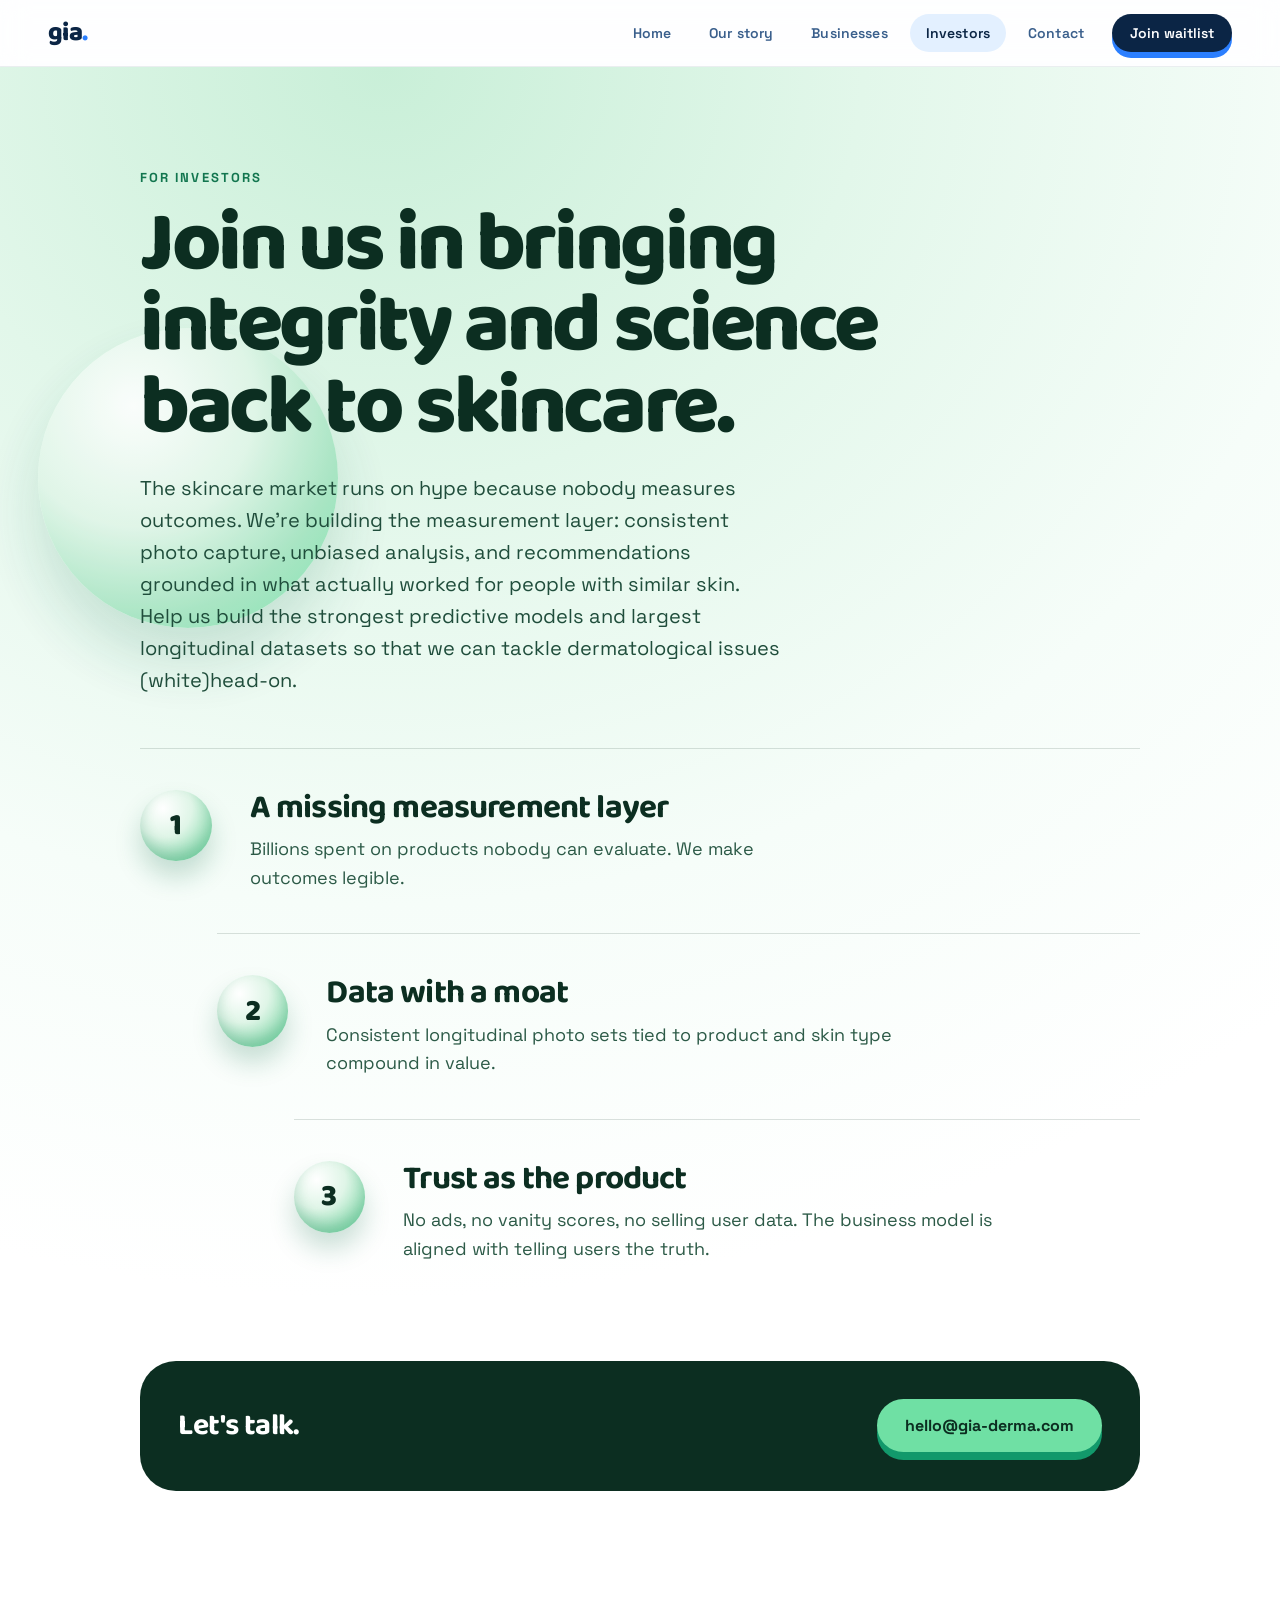
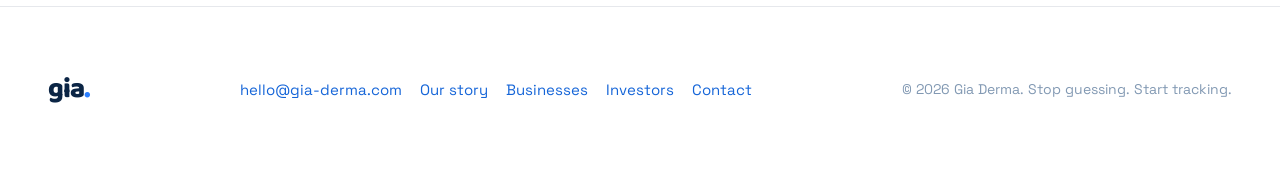
<file: investors/index.html>
<!DOCTYPE html>
<html lang="en">
<head>
<meta charset="utf-8">
<meta name="viewport" content="width=device-width, initial-scale=1">
<title>For investors — Gia</title>
<meta name="description" content="Gia is building the missing measurement layer for skincare: consistent photo capture, unbiased AI analysis, and a business model aligned with telling users the truth.">
<link rel="canonical" href="https://gia-derma.com/investors/">
<meta property="og:type" content="website">
<meta property="og:site_name" content="Gia">
<meta property="og:title" content="For investors — Gia">
<meta property="og:description" content="Building the missing measurement layer for skincare — consistent capture, unbiased AI analysis, and data with a moat.">
<meta property="og:url" content="https://gia-derma.com/investors/">
<meta name="twitter:card" content="summary">
<meta name="twitter:title" content="For investors — Gia">
<meta name="twitter:description" content="Building the missing measurement layer for skincare — consistent capture, unbiased AI analysis, and data with a moat.">
<link rel="preconnect" href="https://fonts.googleapis.com">
<link rel="preconnect" href="https://fonts.gstatic.com" crossorigin>
<link href="https://fonts.googleapis.com/css2?family=Baloo+2:wght@500;600;700;800&family=Space+Grotesk:wght@400;500;600;700&display=swap" rel="stylesheet">
<link rel="stylesheet" href="/assets/site.css">
<link rel="icon" type="image/png" sizes="32x32" href="/favicon-32.png">
<link rel="icon" type="image/png" sizes="16x16" href="/favicon-16.png">
<link rel="apple-touch-icon" href="/apple-touch-icon.png">
</head>
<body>
<div style="font-family:'Space Grotesk',system-ui,sans-serif; color:#0b2545; overflow-x:hidden; position:relative;">

  <nav class="site-nav">
    <a href="/" style="border:0; background:none; cursor:pointer; font-family:'Baloo 2',cursive; font-weight:800; font-size:26px; letter-spacing:-.02em; color:#0b2545; padding:0; line-height:1;">gia<span style="color:#2b7fff;">.</span></a>
    <div class="site-nav-links">
      <a href="/" class="site-nav-link">Home</a>
      <a href="/story/" class="site-nav-link">Our story</a>
      <a href="/businesses/" class="site-nav-link">Businesses</a>
      <a href="/investors/" class="site-nav-link" aria-current="page">Investors</a>
      <a href="/contact/" class="site-nav-link">Contact</a>
      <a href="/#waitlist" class="btn-press btn-press-sm" style="margin-left:6px; padding:10px 18px; border-radius:999px; background:#0b2545; color:#fff; font-weight:600; font-size:14px; box-shadow:0 6px 0 #2b7fff; --hs:#2b7fff; --hc:#fff;">Join waitlist</a>
    </div>
  </nav>

  <main style="background:radial-gradient(110% 80% at 30% 0%, #c9efd8 0%, #e2f7ea 34%, #f6fdf9 68%, #ffffff 100%); min-height:80vh; padding:clamp(52px,8vw,120px) clamp(16px,4vw,48px) clamp(60px,9vw,130px);">
    <div style="max-width:1000px; margin:0 auto; position:relative;">
      <div style="position:absolute; width:min(30vw,300px); aspect-ratio:1; left:-8vw; top:12%; border-radius:50%; background:radial-gradient(circle at 32% 26%, #ffffff, #dff5e7 40%, #9fe2bd 70%, #6fe0a4); box-shadow:0 34px 60px rgba(16,110,75,.2); opacity:.85; animation:floatA 13s ease-in-out infinite;"></div>
      <div style="position:relative; animation:rise .8s cubic-bezier(.2,.9,.2,1) both;">
        <p style="margin:0 0 18px; font-size:13px; font-weight:700; letter-spacing:.16em; text-transform:uppercase; color:#12764f;">For investors</p>
        <h1 style="margin:0; font-family:'Baloo 2',cursive; font-weight:800; font-size:clamp(36px,6.6vw,88px); line-height:.96; letter-spacing:-.04em; color:#0c2e21; max-width:880px;">Join us in bringing integrity and science back to skincare.</h1>
        <p style="margin:24px 0 0; max-width:640px; font-size:clamp(16px,1.6vw,20px); line-height:1.6; color:#1f4d3b;">The skincare market runs on hype because nobody measures outcomes. We're building the measurement layer: consistent photo capture, unbiased analysis, and recommendations grounded in what actually worked for people with similar skin. Help us build the strongest predictive models and largest longitudinal datasets so that we can tackle dermatological issues (white)head-on.</p>
        <div style="margin:clamp(30px,4.5vw,52px) 0 0;">
          <div style="position:relative; display:grid; grid-template-columns:auto minmax(0,1fr); gap:clamp(18px,3vw,38px); align-items:start; padding:clamp(24px,3.2vw,42px) 0; border-top:1px solid rgba(12,46,33,.14); margin-left:0;">
            <div style="width:clamp(54px,5.6vw,80px); height:clamp(54px,5.6vw,80px); border-radius:50%; background:radial-gradient(circle at 32% 26%, #ffffff, #dff5e7 40%, #9fe2bd 70%, #6fe0a4); display:grid; place-items:center; font-family:'Baloo 2',cursive; font-weight:800; font-size:clamp(24px,2.4vw,34px); color:#0c2e21; box-shadow:0 16px 26px rgba(16,110,75,.22), inset 0 -8px 14px rgba(16,110,75,.2);">1</div>
            <div style="padding-top:0;">
              <h3 style="margin:0 0 10px; font-family:'Baloo 2',cursive; font-weight:700; font-size:clamp(21px,2.6vw,34px); line-height:1.06; letter-spacing:-.025em; color:#0c2e21;">A missing measurement layer</h3>
              <p style="margin:0; max-width:52ch; font-size:clamp(15px,1.5vw,18px); line-height:1.6; color:#2c5a47; text-wrap:pretty;">Billions spent on products nobody can evaluate. We make outcomes legible.</p>
            </div>
          </div>
          <div style="position:relative; display:grid; grid-template-columns:auto minmax(0,1fr); gap:clamp(18px,3vw,38px); align-items:start; padding:clamp(24px,3.2vw,42px) 0; border-top:1px solid rgba(12,46,33,.14); margin-left:clamp(0px,6vw,110px);">
            <div style="width:clamp(54px,5.6vw,80px); height:clamp(54px,5.6vw,80px); border-radius:50%; background:radial-gradient(circle at 32% 26%, #ffffff, #dff5e7 40%, #9fe2bd 70%, #6fe0a4); display:grid; place-items:center; font-family:'Baloo 2',cursive; font-weight:800; font-size:clamp(24px,2.4vw,34px); color:#0c2e21; box-shadow:0 16px 26px rgba(16,110,75,.22), inset 0 -8px 14px rgba(16,110,75,.2);">2</div>
            <div style="padding-top:0;">
              <h3 style="margin:0 0 10px; font-family:'Baloo 2',cursive; font-weight:700; font-size:clamp(21px,2.6vw,34px); line-height:1.06; letter-spacing:-.025em; color:#0c2e21;">Data with a moat</h3>
              <p style="margin:0; max-width:52ch; font-size:clamp(15px,1.5vw,18px); line-height:1.6; color:#2c5a47; text-wrap:pretty;">Consistent longitudinal photo sets tied to product and skin type compound in value.</p>
            </div>
          </div>
          <div style="position:relative; display:grid; grid-template-columns:auto minmax(0,1fr); gap:clamp(18px,3vw,38px); align-items:start; padding:clamp(24px,3.2vw,42px) 0; border-top:1px solid rgba(12,46,33,.14); margin-left:clamp(0px,12vw,220px);">
            <div style="width:clamp(54px,5.6vw,80px); height:clamp(54px,5.6vw,80px); border-radius:50%; background:radial-gradient(circle at 32% 26%, #ffffff, #dff5e7 40%, #9fe2bd 70%, #6fe0a4); display:grid; place-items:center; font-family:'Baloo 2',cursive; font-weight:800; font-size:clamp(24px,2.4vw,34px); color:#0c2e21; box-shadow:0 16px 26px rgba(16,110,75,.22), inset 0 -8px 14px rgba(16,110,75,.2);">3</div>
            <div style="padding-top:0;">
              <h3 style="margin:0 0 10px; font-family:'Baloo 2',cursive; font-weight:700; font-size:clamp(21px,2.6vw,34px); line-height:1.06; letter-spacing:-.025em; color:#0c2e21;">Trust as the product</h3>
              <p style="margin:0; max-width:52ch; font-size:clamp(15px,1.5vw,18px); line-height:1.6; color:#2c5a47; text-wrap:pretty;">No ads, no vanity scores, no selling user data. The business model is aligned with telling users the truth.</p>
            </div>
          </div>
        </div>
        <div style="margin-top:clamp(34px,5vw,56px); padding:clamp(24px,3vw,40px); border-radius:36px; background:#0c2e21; color:#d9f5e5; display:flex; flex-wrap:wrap; gap:20px; align-items:center; justify-content:space-between;">
          <p style="margin:0; font-family:'Baloo 2',cursive; font-weight:700; font-size:clamp(20px,2.4vw,30px); letter-spacing:-.02em; color:#fff;">Let's talk.</p>
          <a href="mailto:hello@gia-derma.com" class="btn-press" style="padding:16px 28px; border-radius:999px; background:#6fe0a4; color:#0c2e21; font-weight:700; font-size:16px; box-shadow:0 8px 0 #12996b; --hs:#12996b; --hc:#0c2e21;">hello@gia-derma.com</a>
        </div>
      </div>
    </div>
  </main>

  <footer class="site-footer">
    <span style="font-family:'Baloo 2',cursive; font-weight:800; font-size:28px; letter-spacing:-.03em; color:#0b2545;">gia<span style="color:#2b7fff;">.</span></span>
    <div class="site-footer-links">
      <a href="mailto:hello@gia-derma.com">hello@gia-derma.com</a>
      <a href="/story/">Our story</a>
      <a href="/businesses/">Businesses</a>
      <a href="/investors/">Investors</a>
      <a href="/contact/">Contact</a>
    </div>
    <span style="font-size:14px; color:#8299b3;">© 2026 Gia Derma. Stop guessing. Start tracking.</span>
  </footer>
</div>
</body>
</html>
</file>
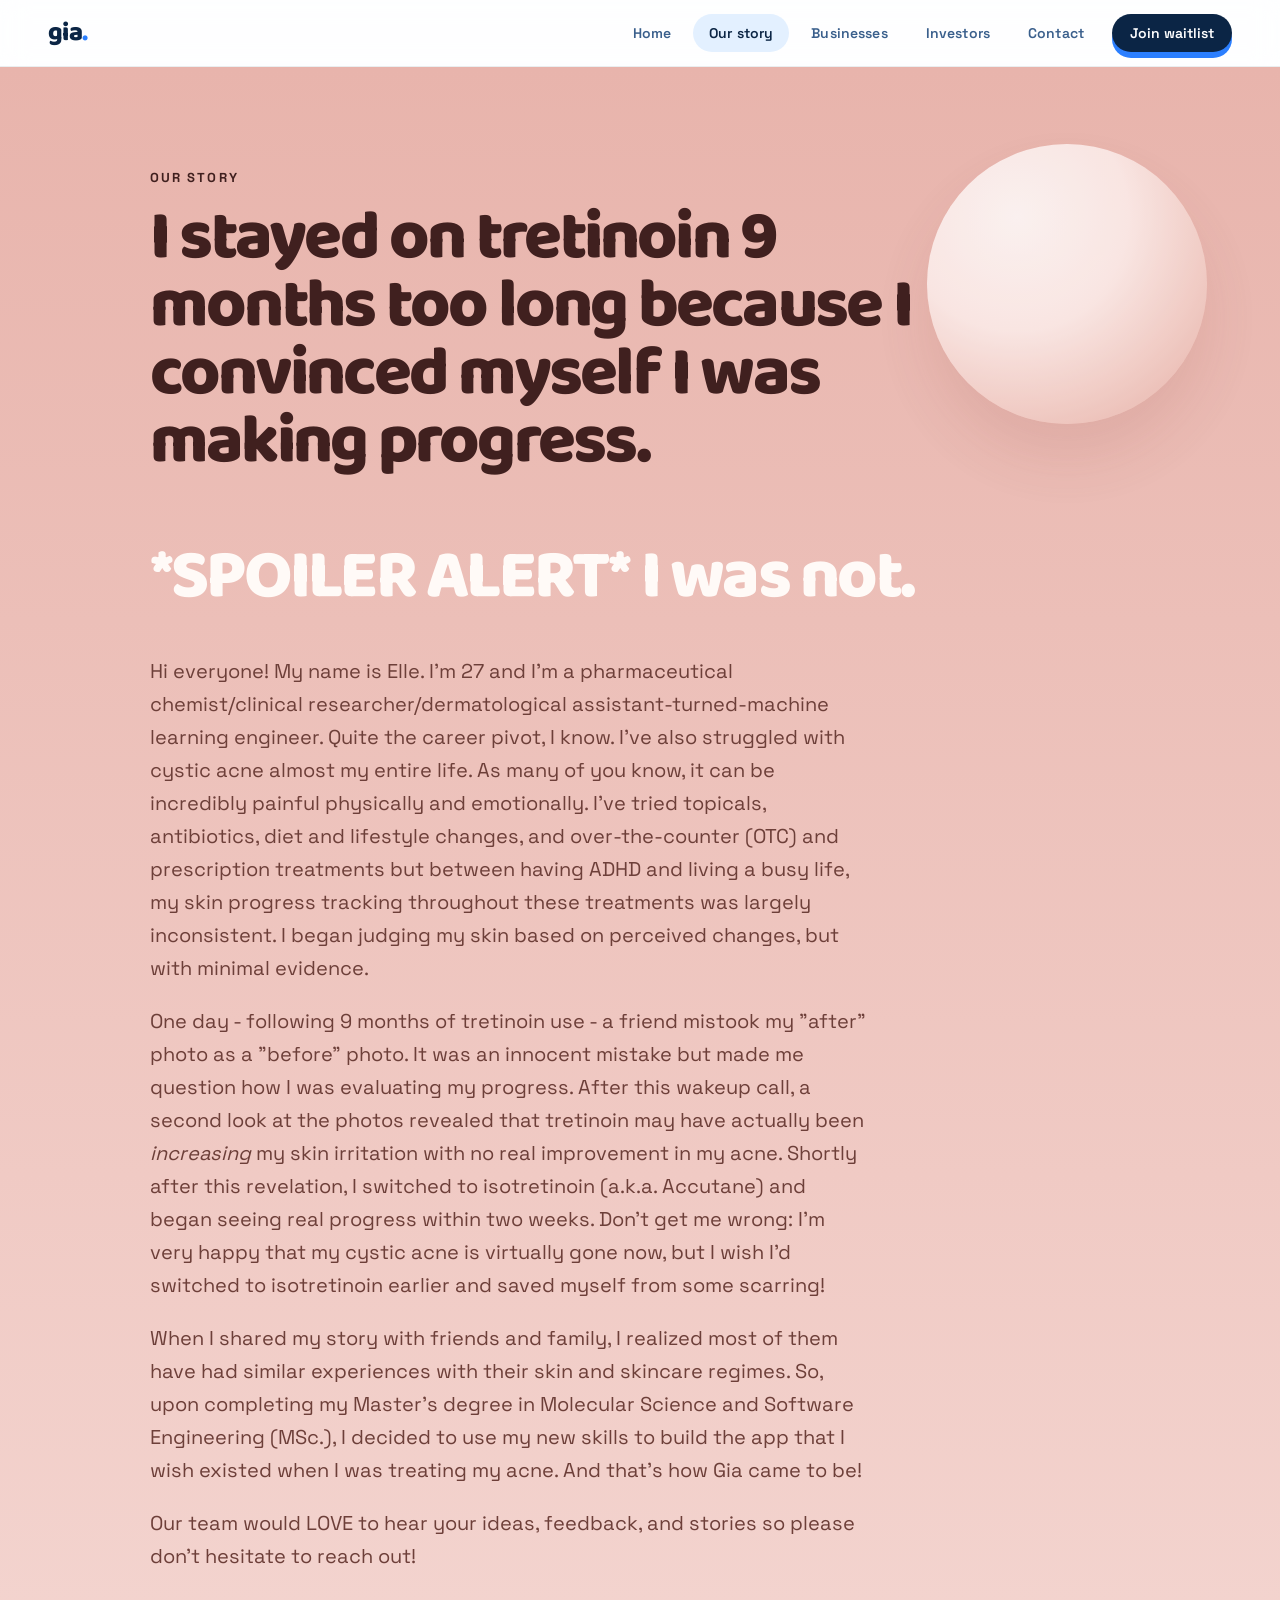
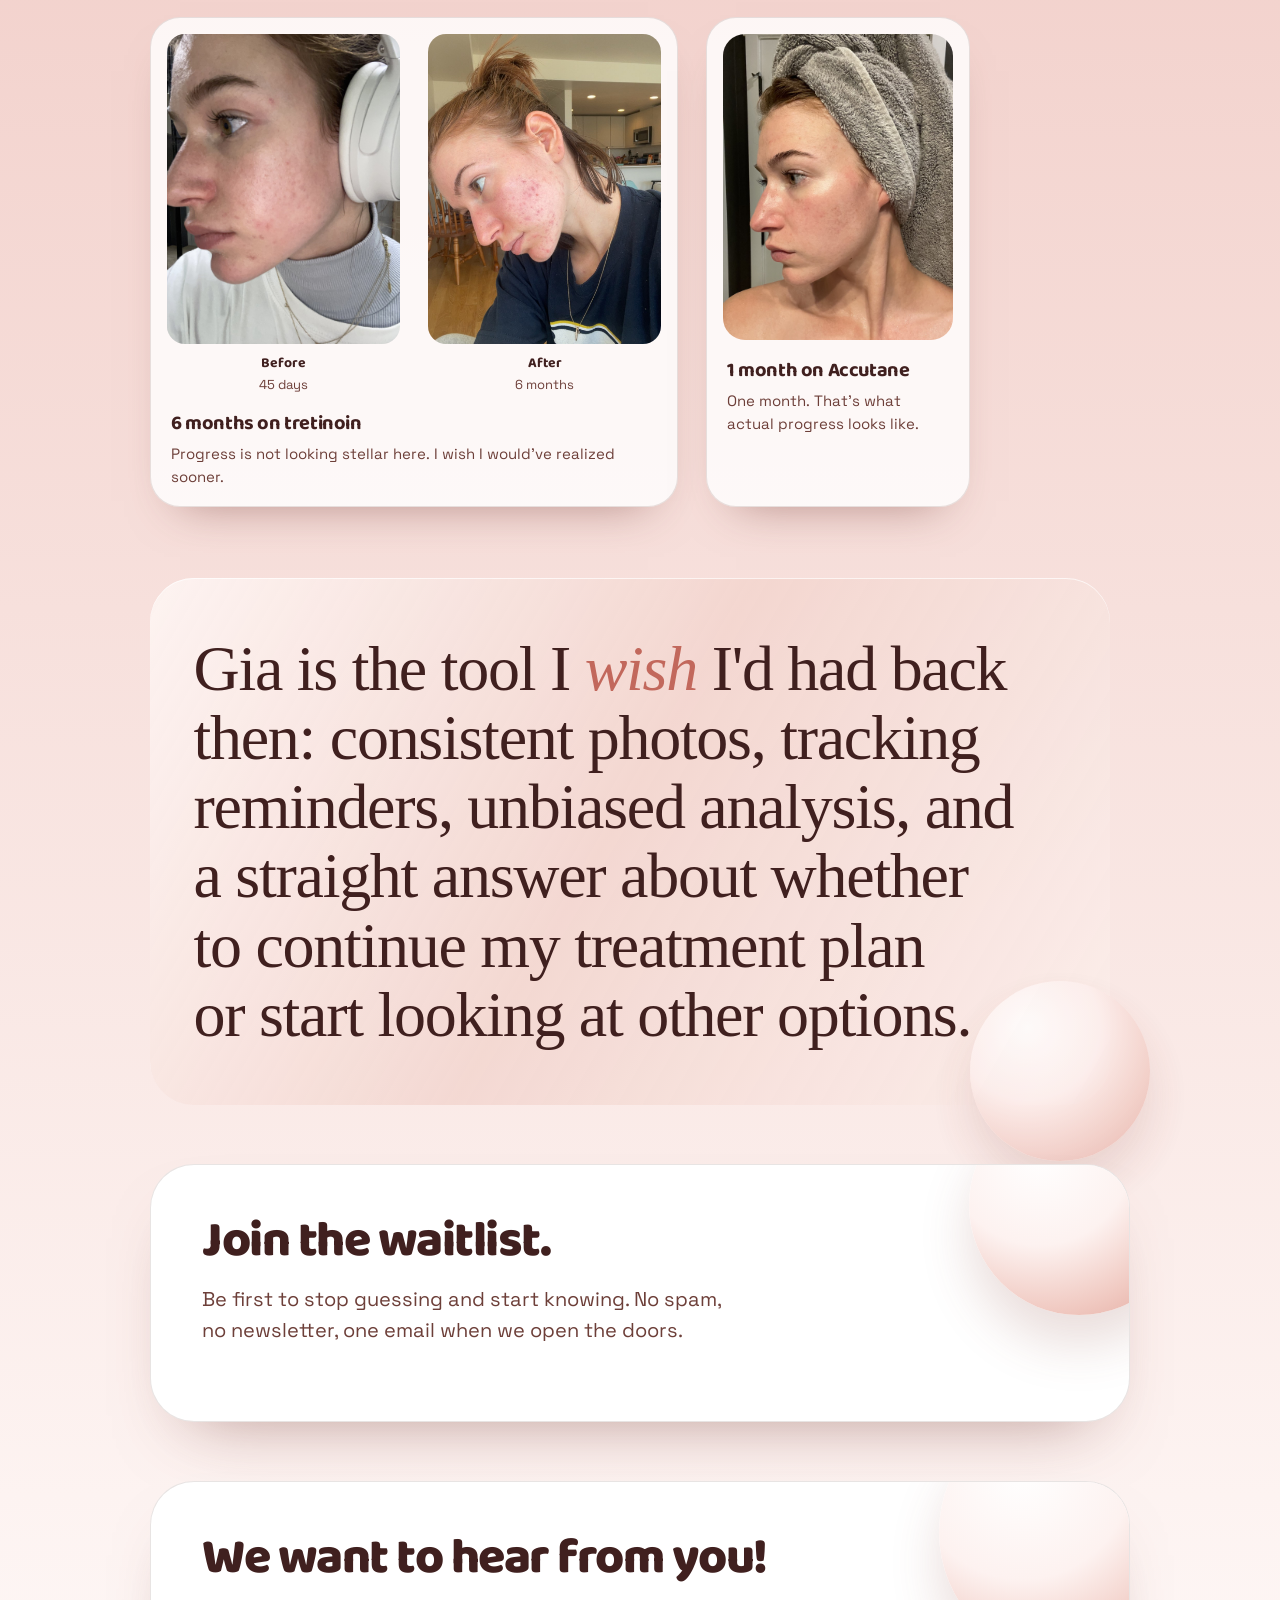
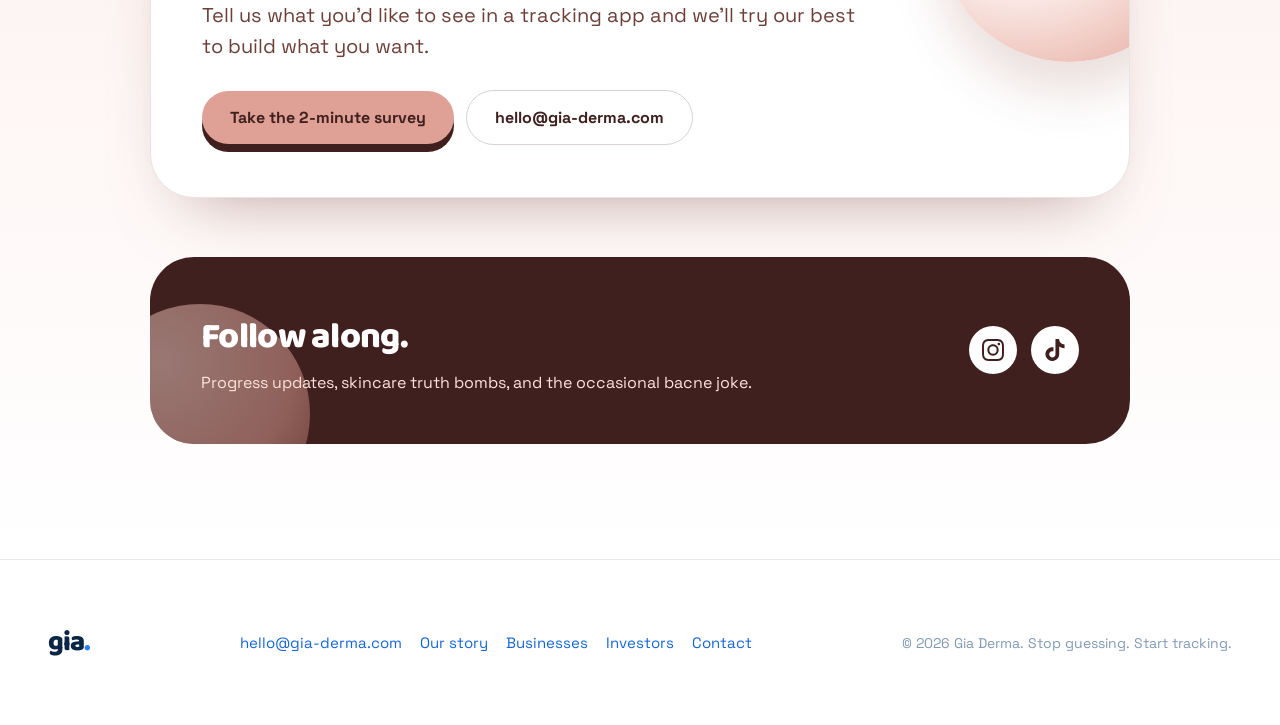
<file: story/index.html>
<!DOCTYPE html>
<html lang="en">
<head>
<meta charset="utf-8">
<meta name="viewport" content="width=device-width, initial-scale=1">
<title>Our story — Gia</title>
<meta name="description" content="Nine months on tretinoin, convinced it was working. It wasn't. Why Gia's founder built unbiased AI skin tracking so no one else has to talk themselves into fake progress.">
<link rel="canonical" href="https://gia-derma.com/story/">
<meta property="og:type" content="website">
<meta property="og:site_name" content="Gia">
<meta property="og:title" content="Our story — Gia">
<meta property="og:description" content="Nine months on tretinoin, convinced it was working. It wasn't. Why Gia's founder built unbiased AI skin tracking.">
<meta property="og:url" content="https://gia-derma.com/story/">
<meta property="og:image" content="https://gia-derma.com/uploads/after-accutane.jpg">
<meta property="og:image:width" content="1200">
<meta property="og:image:height" content="1600">
<meta name="twitter:card" content="summary">
<meta name="twitter:image" content="https://gia-derma.com/uploads/after-accutane.jpg">
<meta name="twitter:title" content="Our story — Gia">
<meta name="twitter:description" content="Nine months on tretinoin, convinced it was working. It wasn't. Why Gia's founder built unbiased AI skin tracking.">
<link rel="preconnect" href="https://fonts.googleapis.com">
<link rel="preconnect" href="https://fonts.gstatic.com" crossorigin>
<link href="https://fonts.googleapis.com/css2?family=Baloo+2:wght@500;600;700;800&family=Space+Grotesk:wght@400;500;600;700&display=swap" rel="stylesheet">
<link rel="stylesheet" href="/assets/site.css">
<link rel="icon" type="image/png" sizes="32x32" href="/favicon-32.png">
<link rel="icon" type="image/png" sizes="16x16" href="/favicon-16.png">
<link rel="apple-touch-icon" href="/apple-touch-icon.png">
<script src="https://getlaunchlist.com/js/widget.js" defer></script>
</head>
<body>
<div style="font-family:'Space Grotesk',system-ui,sans-serif; color:#0b2545; overflow-x:hidden; position:relative;">

  <nav class="site-nav">
    <a href="/" style="border:0; background:none; cursor:pointer; font-family:'Baloo 2',cursive; font-weight:800; font-size:26px; letter-spacing:-.02em; color:#0b2545; padding:0; line-height:1;">gia<span style="color:#2b7fff;">.</span></a>
    <div class="site-nav-links">
      <a href="/" class="site-nav-link">Home</a> 
      <a href="/story/" class="site-nav-link" aria-current="page">Our story</a>
      <a href="/businesses/" class="site-nav-link">Businesses</a>
      <a href="/investors/" class="site-nav-link">Investors</a>
      <a href="/contact/" class="site-nav-link">Contact</a>
      <a href="#waitlist" class="btn-press btn-press-sm" style="margin-left:6px; padding:10px 18px; border-radius:999px; background:#0b2545; color:#fff; font-weight:600; font-size:14px; box-shadow:0 6px 0 #2b7fff; --hs:#2b7fff; --hc:#fff;">Join waitlist</a>
    </div>
  </nav>

  <main style="background:linear-gradient(#e8b4ac 0%, #f0cac4 30%, #f7e0dc 58%, #fdf3f1 82%, #ffffff 100%); min-height:80vh; padding:clamp(52px,8vw,120px) clamp(16px,4vw,48px) clamp(60px,9vw,130px);">
    <div style="max-width:980px; margin:0 auto; position:relative;">
      <div style="position:absolute; width:min(28vw,280px); aspect-ratio:1; right:-6vw; top:-2vw; border-radius:50%; background:radial-gradient(circle at 32% 26%, #ffffff, #fdf1ef 40%, #f2cfc8 70%, #e3aca2); box-shadow:0 34px 60px rgba(140,70,60,.16); opacity:.8; animation:floatA 13s ease-in-out infinite;"></div>
      <div style="position:relative; animation:rise .8s cubic-bezier(.2,.9,.2,1) both;">
        <p style="margin:0 0 18px; font-size:13px; font-weight:700; letter-spacing:.16em; text-transform:uppercase; color:#40201f;">Our story</p>
        <h1 style="margin:0; max-width:860px; font-family:'Baloo 2',cursive; font-weight:800; font-size:clamp(32px,5.4vw,72px); line-height:.98; letter-spacing:-.04em; color:#40201f;">I stayed on tretinoin 9 months too long because I convinced myself I was making progress. <br><br><span style="color:#fffaf7;">*SPOILER ALERT* I was not.</span></h1>
        <div style="display:grid; gap:20px; margin:clamp(26px,3.6vw,44px) 0 0; max-width:720px; font-size:clamp(16px,1.6vw,20px); line-height:1.65; color:#6d3f39;">
          <p style="margin:0;">Hi everyone! My name is Elle. I'm 27 and I'm a pharmaceutical chemist/clinical researcher/dermatological assistant-turned-machine learning engineer. Quite the career pivot, I know. I've also struggled with cystic acne almost my entire life. As many of you know, it can be incredibly painful physically and emotionally. I've tried topicals, antibiotics, diet and lifestyle changes, and over-the-counter (OTC) and prescription treatments but between having ADHD and living a busy life, my skin progress tracking throughout these treatments was largely inconsistent. I began judging my skin based on perceived changes, but with minimal evidence.</p>
          <p style="margin:0;">One day - following 9 months of tretinoin use - a friend mistook my "after" photo as a "before" photo. It was an innocent mistake but made me question how I was evaluating my progress. After this wakeup call, a second look at the photos revealed that tretinoin may have actually been <em>increasing</em> my skin irritation with no real improvement in my acne. Shortly after this revelation, I switched to isotretinoin (a.k.a. Accutane) and began seeing real progress within two weeks. Don't get me wrong: I'm very happy that my cystic acne is virtually gone now, but I wish I'd switched to isotretinoin earlier and saved myself from some scarring!</p>
          <p style="margin:0;">When I shared my story with friends and family, I realized most of them have had similar experiences with their skin and skincare regimes. So, upon completing my Master's degree in Molecular Science and Software Engineering (MSc.), I decided to use my new skills to build the app that I wish existed when I was treating my acne. And that's how Gia came to be!</p>
          <p style="margin:0;">Our team would LOVE to hear your ideas, feedback, and stories so please don't hesitate to reach out!</p>
        </div>
        <div class="story-gallery" style="display:grid; gap:clamp(16px,2.4vw,28px); margin:clamp(28px,3.6vw,44px) 0 0; max-width:820px;">
          <figure style="margin:0; padding:clamp(12px,1.4vw,16px); border-radius:30px; background:rgba(255,255,255,.8); border:1px solid rgba(64,32,31,.12); box-shadow:0 24px 46px -30px rgba(120,62,55,.6);">
            <div style="display:grid; grid-template-columns:1fr 1fr; gap:clamp(20px,2.8vw,28px);">
              <div>
                <img src="/uploads/tretinoin_45days.jpg" alt="My skin 45 days into tretinoin" style="display:block; width:100%; aspect-ratio:3/4; object-fit:cover; border-radius:18px;">
                <span style="display:block; margin-top:8px; font-family:'Baloo 2',cursive; font-weight:700; font-size:clamp(12px,1.3vw,14px); text-align:center; color:#40201f;">Before</span>
                <span style="display:block; margin-top:2px; font-size:clamp(11px,1.2vw,13px); text-align:center; color:#6d3f39;">45 days</span>
              </div>
              <div>
                <img src="/uploads/tretinoin_6mos.jpg" alt="My skin after six months on tretinoin" style="display:block; width:100%; aspect-ratio:3/4; object-fit:cover; border-radius:18px;">
                <span style="display:block; margin-top:8px; font-family:'Baloo 2',cursive; font-weight:700; font-size:clamp(12px,1.3vw,14px); text-align:center; color:#40201f;">After</span>
                <span style="display:block; margin-top:2px; font-size:clamp(11px,1.2vw,13px); text-align:center; color:#6d3f39;">6 months</span>
              </div>
            </div>
            <figcaption style="margin:14px 4px 2px;">
              <span style="display:block; font-family:'Baloo 2',cursive; font-weight:700; font-size:clamp(16px,1.7vw,20px); letter-spacing:-.02em; color:#40201f;">6 months on tretinoin</span>
              <span style="display:block; margin-top:4px; font-size:15px; line-height:1.5; color:#6d3f39;">Progress is not looking stellar here. I wish I would've realized sooner.</span>
            </figcaption>
          </figure>
          <figure style="margin:0; padding:clamp(12px,1.4vw,16px); border-radius:30px; background:rgba(255,255,255,.8); border:1px solid rgba(64,32,31,.12); box-shadow:0 24px 46px -30px rgba(120,62,55,.6);">
            <img src="/uploads/after-accutane.jpg" alt="My skin after one month on Accutane" style="display:block; width:100%; aspect-ratio:3/4; object-fit:cover; border-radius:22px;">
            <figcaption style="margin:14px 4px 2px;">
              <span style="display:block; font-family:'Baloo 2',cursive; font-weight:700; font-size:clamp(16px,1.7vw,20px); letter-spacing:-.02em; color:#40201f;">1 month on Accutane</span>
              <span style="display:block; margin-top:4px; font-size:15px; line-height:1.5; color:#6d3f39;">One month. That's what actual progress looks like.</span>
            </figcaption>
          </figure>
        </div>
        <div style="position:relative; margin:clamp(38px,5.5vw,80px) 0 0; padding:clamp(30px,4.4vw,64px) clamp(22px,3.4vw,52px); max-width:960px;">
          <div aria-hidden="true" style="position:absolute; inset:0; border-radius:44px; background:linear-gradient(120deg, rgba(253,244,242,.95) 0%, rgba(242,212,205,.8) 48%, rgba(251,238,235,.9) 100%); box-shadow:inset 0 1px 0 rgba(255,255,255,.7);"></div>
          <div aria-hidden="true" style="position:absolute; width:180px; height:180px; right:-40px; bottom:-56px; border-radius:50%; background:radial-gradient(circle at 32% 26%, #ffffff, #fdeeec 40%, #f0c9c1 70%, #dfa196); box-shadow:0 26px 44px rgba(140,70,60,.2); opacity:.75; animation:floatB 12s ease-in-out infinite;"></div>
          <p style="position:relative; margin:0; font-family:'Instrument Serif',Georgia,serif; font-weight:400; font-size:clamp(30px,5vw,64px); line-height:1.08; letter-spacing:-.02em; color:#40201f; text-wrap:balance;">Gia is the tool I <em style="color:#c2685c;">wish</em> I'd had back then: consistent photos, tracking reminders, unbiased analysis, and a straight answer about whether to continue my treatment plan or start looking at other options.</p>
        </div>
        <div id="waitlist" style="position:relative; margin-top:clamp(34px,4.6vw,64px); padding:clamp(28px,4vw,58px); border-radius:44px; background:#fff; border:1px solid rgba(64,32,31,.12); box-shadow:0 34px 70px -40px rgba(120,62,55,.55); overflow:hidden;">
          <div aria-hidden="true" style="position:absolute; width:220px; height:220px; right:-60px; top:-70px; border-radius:50%; background:radial-gradient(circle at 32% 26%, #ffffff, #fdf2f0 42%, #f0c9c1 72%, #dfa196); box-shadow:0 30px 50px rgba(140,70,60,.18); animation:floatA 13s ease-in-out infinite;"></div>
          <div style="position:relative; max-width:520px;">
            <h2 style="margin:0; font-family:'Baloo 2',cursive; font-weight:800; font-size:clamp(28px,4.2vw,50px); line-height:1.03; letter-spacing:-.03em; color:#40201f;">Join the waitlist.</h2>
            <p style="margin:16px 0 0; font-size:clamp(16px,1.6vw,20px); line-height:1.55; color:#6d3f39;">Be first to stop guessing and start knowing. No spam, no newsletter, one email when we open the doors.</p>
            <div class="launchlist-widget" data-key-id="k3xRwn" style="margin-top:24px;"></div>
          </div>
        </div>
        <div style="position:relative; margin-top:clamp(34px,4.6vw,64px); padding:clamp(28px,4vw,58px); border-radius:44px; background:#fff; border:1px solid rgba(64,32,31,.12); box-shadow:0 34px 70px -40px rgba(120,62,55,.55); overflow:hidden;">
          <div aria-hidden="true" style="position:absolute; width:260px; height:260px; right:-70px; top:-80px; border-radius:50%; background:radial-gradient(circle at 32% 26%, #ffffff, #fdf2f0 42%, #f0c9c1 72%, #dfa196); box-shadow:0 30px 50px rgba(140,70,60,.18); animation:floatA 13s ease-in-out infinite;"></div>
          <div style="position:relative; max-width:660px;">
            <h2 style="margin:0; font-family:'Baloo 2',cursive; font-weight:800; font-size:clamp(28px,4.2vw,50px); line-height:1.03; letter-spacing:-.03em; color:#40201f;">We want to hear from you!</h2>
            <p style="margin:16px 0 0; font-size:clamp(16px,1.6vw,20px); line-height:1.55; color:#6d3f39;">Tell us what you'd like to see in a tracking app and we'll try our best to build what you want.</p>
            <div style="display:flex; flex-wrap:wrap; gap:12px; align-items:center; margin-top:28px;">
              <a href="/survey/" class="btn-press" style="padding:16px 28px; border-radius:999px; background:#dfa196; color:#40201f; font-weight:700; font-size:16px; box-shadow:0 8px 0 #40201f; --hs:#40201f; --hc:#40201f;">Take the 2‑minute survey</a>
              <a href="mailto:hello@gia-derma.com" class="btn-fill" style="padding:16px 28px; border-radius:999px; border:1px solid rgba(64,32,31,.2); font-weight:700; font-size:16px; color:#40201f; --hb:#fdf4f2; --hc:#40201f;">hello@gia-derma.com</a>
            </div>
          </div>
        </div>
        <div style="position:relative; margin-top:clamp(34px,4.6vw,64px); padding:clamp(28px,4vw,58px); border-radius:44px; background:#40201f; color:#fde3dc; overflow:hidden;">
          <div aria-hidden="true" style="position:absolute; width:220px; height:220px; left:-60px; bottom:-80px; border-radius:50%; background:radial-gradient(circle at 32% 26%, #f2cfc8, #dfa196 60%, #8a4a3e 100%); opacity:.5; animation:floatA 14s ease-in-out infinite;"></div>
          <div style="position:relative; display:flex; flex-wrap:wrap; gap:24px; align-items:center; justify-content:space-between;">
            <div>
              <h2 style="margin:0 0 6px; font-family:'Baloo 2',cursive; font-weight:800; font-size:clamp(24px,3vw,36px); letter-spacing:-.02em; color:#fff;">Follow along.</h2>
              <p style="margin:0; font-size:16px; color:#fde3dc;">Progress updates, skincare truth bombs, and the occasional bacne joke.</p>
            </div>
            <div style="display:flex; align-items:center; gap:14px;">
              <a href="https://www.instagram.com/gia.skin.app/" target="_blank" rel="noopener" aria-label="Gia on Instagram" class="social-icon" style="background:#fff; color:#40201f;">
                <svg viewBox="0 0 24 24" fill="currentColor" aria-hidden="true"><path d="M7.0301.084c-1.2768.0602-2.1487.264-2.911.5634-.7888.3075-1.4575.72-2.1228 1.3877-.6652.6677-1.075 1.3368-1.3802 2.127-.2954.7638-.4956 1.6365-.552 2.914-.0564 1.2775-.0689 1.6882-.0626 4.947.0062 3.2586.0206 3.6671.0825 4.9473.061 1.2765.264 2.1482.5635 2.9107.308.7889.72 1.4573 1.388 2.1228.6679.6655 1.3365 1.0743 2.1285 1.38.7632.295 1.6361.4961 2.9134.552 1.2773.056 1.6884.069 4.9462.0627 3.2578-.0062 3.668-.0207 4.9478-.0814 1.28-.0607 2.147-.2652 2.9098-.5633.7889-.3086 1.4578-.72 2.1228-1.3881.665-.6682 1.0745-1.3378 1.3795-2.1284.2957-.7632.4966-1.636.552-2.9124.056-1.2809.0692-1.6898.063-4.948-.0063-3.2583-.021-3.6668-.0817-4.9465-.0607-1.2797-.264-2.1487-.5633-2.9117-.3084-.7889-.72-1.4568-1.3876-2.1228C21.2982 1.33 20.628.9208 19.8378.6165 19.074.321 18.2017.1197 16.9244.0645 15.6471.0093 15.236-.005 11.977.0014 8.718.0076 8.31.0215 7.0301.0839m.1402 21.6932c-1.17-.0509-1.8053-.2453-2.2287-.408-.5606-.216-.96-.4771-1.3819-.895-.422-.4178-.6811-.8186-.9-1.378-.1644-.4234-.3624-1.058-.4171-2.228-.0595-1.2645-.072-1.6442-.079-4.848-.007-3.2037.0053-3.583.0607-4.848.05-1.169.2456-1.805.408-2.2282.216-.5613.4762-.96.895-1.3816.4188-.4217.8184-.6814 1.3783-.9003.423-.1651 1.0575-.3614 2.227-.4171 1.2655-.06 1.6447-.072 4.848-.079 3.2033-.007 3.5835.005 4.8495.0608 1.169.0508 1.8053.2445 2.228.408.5608.216.96.4754 1.3816.895.4217.4194.6816.8176.9005 1.3787.1653.4217.3617 1.056.4169 2.2263.0602 1.2655.0739 1.645.0796 4.848.0058 3.203-.0055 3.5834-.061 4.848-.051 1.17-.245 1.8055-.408 2.2294-.216.5604-.4763.96-.8954 1.3814-.419.4215-.8181.6811-1.3783.9-.4224.1649-1.0577.3617-2.2262.4174-1.2656.0595-1.6448.072-4.8493.079-3.2045.007-3.5825-.006-4.848-.0608M16.953 5.5864A1.44 1.44 0 1 0 18.39 4.144a1.44 1.44 0 0 0-1.437 1.4424M5.8385 12.012c.0067 3.4032 2.7706 6.1557 6.173 6.1493 3.4026-.0065 6.157-2.7701 6.1506-6.1733-.0065-3.4032-2.771-6.1565-6.174-6.1498-3.403.0067-6.156 2.771-6.1496 6.1738M8 12.0077a4 4 0 1 1 4.008 3.9921A3.9996 3.9996 0 0 1 8 12.0077"/></svg>
              </a>
              <a href="https://www.tiktok.com/@gia_dermatracker" target="_blank" rel="noopener" aria-label="Gia on TikTok" class="social-icon" style="background:#fff; color:#40201f;">
                <svg viewBox="0 0 24 24" fill="currentColor" aria-hidden="true"><path d="M12.525.02c1.31-.02 2.61-.01 3.91-.02.08 1.53.63 3.09 1.75 4.17 1.12 1.11 2.7 1.62 4.24 1.79v4.03c-1.44-.05-2.89-.35-4.2-.97-.57-.26-1.1-.59-1.62-.93-.01 2.92.01 5.84-.02 8.75-.08 1.4-.54 2.79-1.35 3.94-1.31 1.92-3.58 3.17-5.91 3.21-1.43.08-2.86-.31-4.08-1.03-2.02-1.19-3.44-3.37-3.65-5.71-.02-.5-.03-1-.01-1.49.18-1.9 1.12-3.72 2.58-4.96 1.66-1.44 3.98-2.13 6.15-1.72.02 1.48-.04 2.96-.04 4.44-.99-.32-2.15-.23-3.02.37-.63.41-1.11 1.04-1.36 1.75-.21.51-.15 1.07-.14 1.61.24 1.64 1.82 3.02 3.5 2.87 1.12-.01 2.19-.66 2.77-1.61.19-.33.4-.67.41-1.06.1-1.79.06-3.57.07-5.36.01-4.03-.01-8.05.02-12.07z"/></svg>
              </a>
            </div>
          </div>
        </div>
      </div>
    </div>
  </main>

  <footer class="site-footer">
    <span style="font-family:'Baloo 2',cursive; font-weight:800; font-size:28px; letter-spacing:-.03em; color:#0b2545;">gia<span style="color:#2b7fff;">.</span></span>
    <div class="site-footer-links">
      <a href="mailto:hello@gia-derma.com">hello@gia-derma.com</a>
      <a href="/story/">Our story</a>
      <a href="/businesses/">Businesses</a>
      <a href="/investors/">Investors</a>
      <a href="/contact/">Contact</a>
    </div>
    <span style="font-size:14px; color:#8299b3;">© 2026 Gia Derma. Stop guessing. Start tracking.</span>
  </footer>
</div>
</body>
</html>
</file>
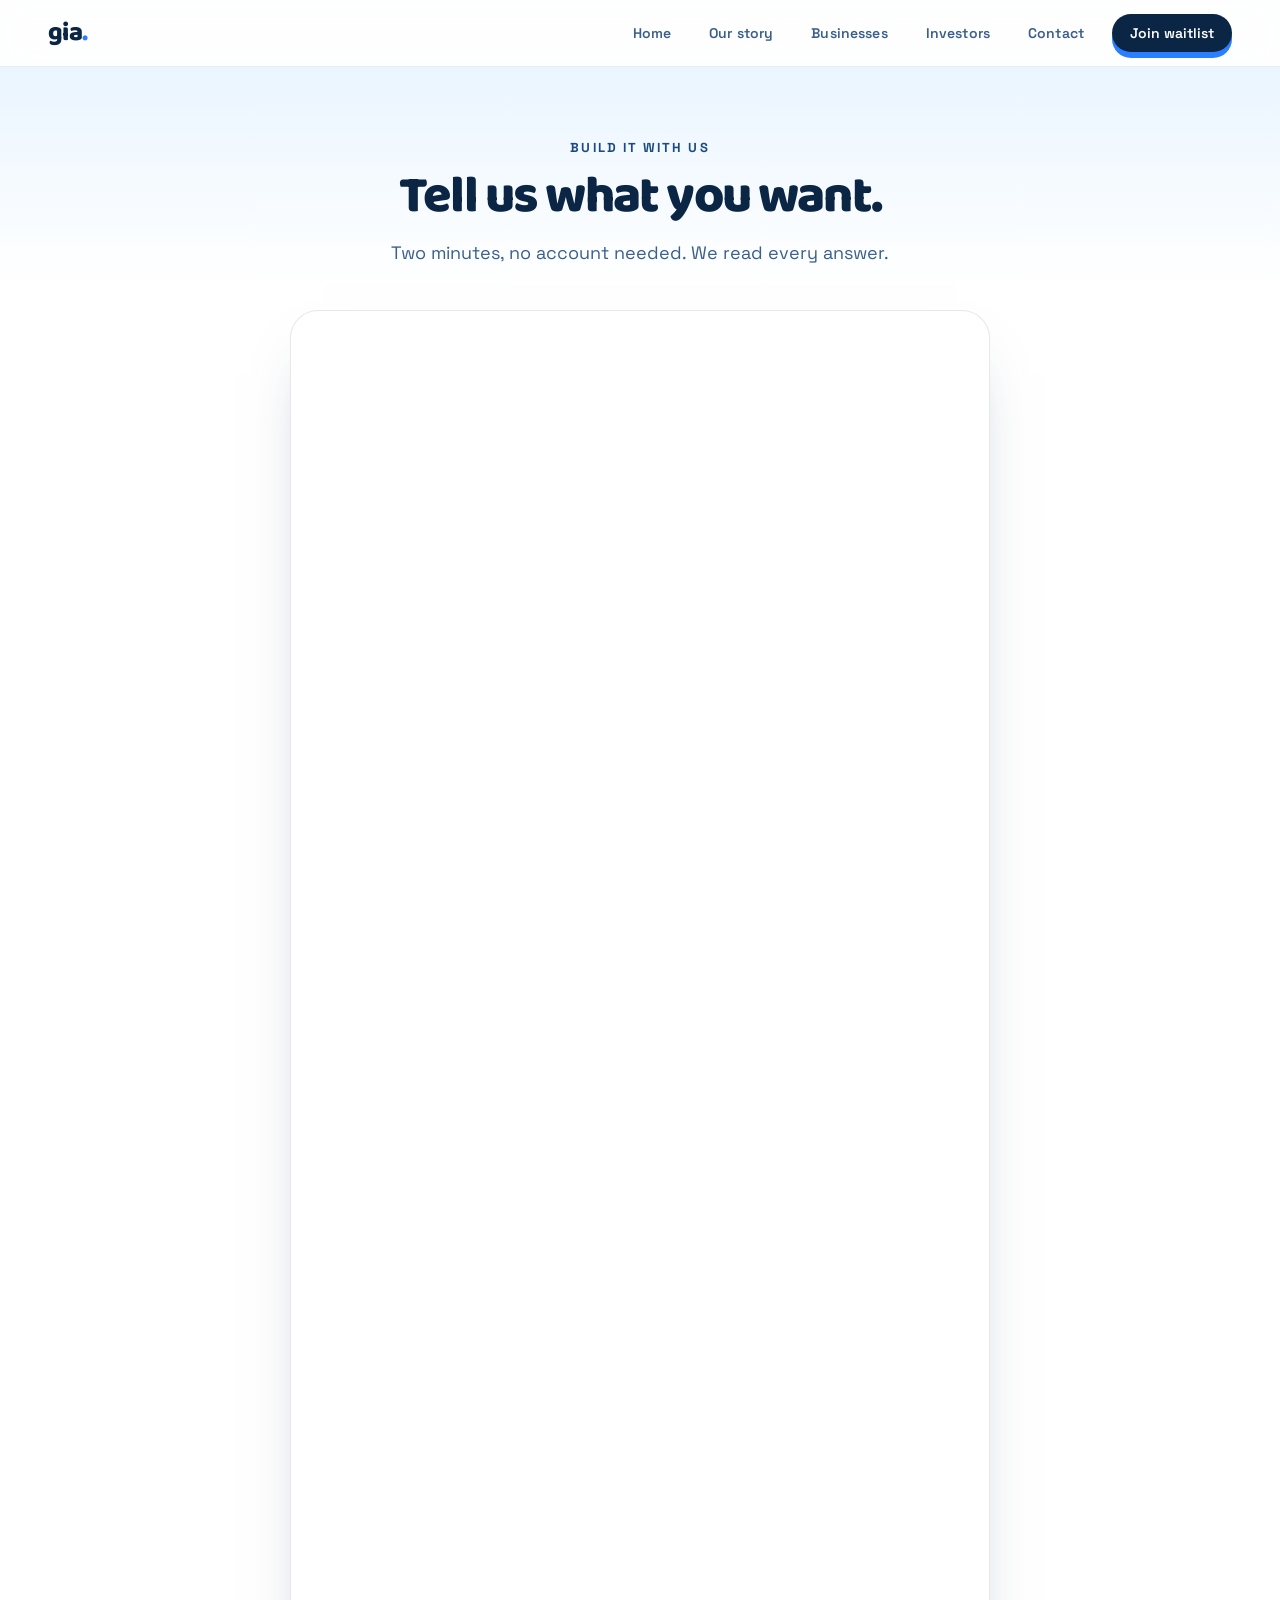
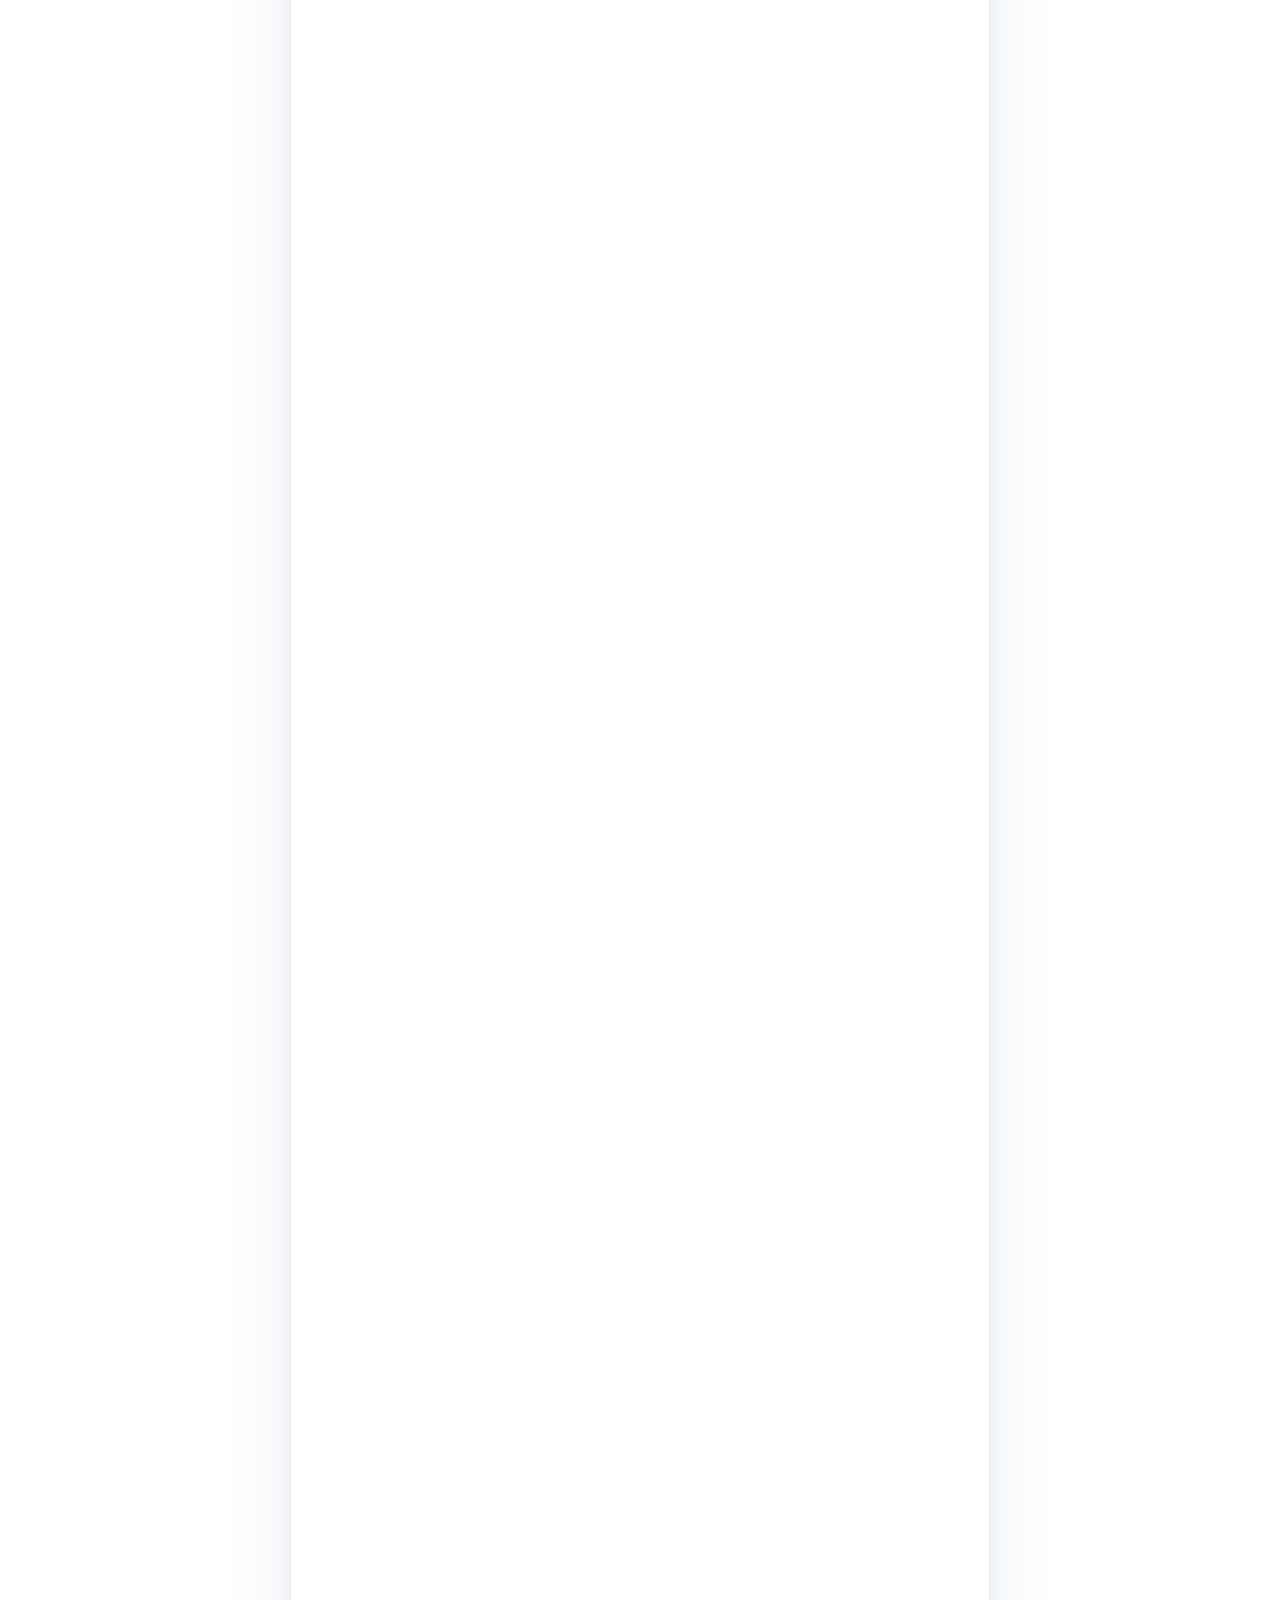
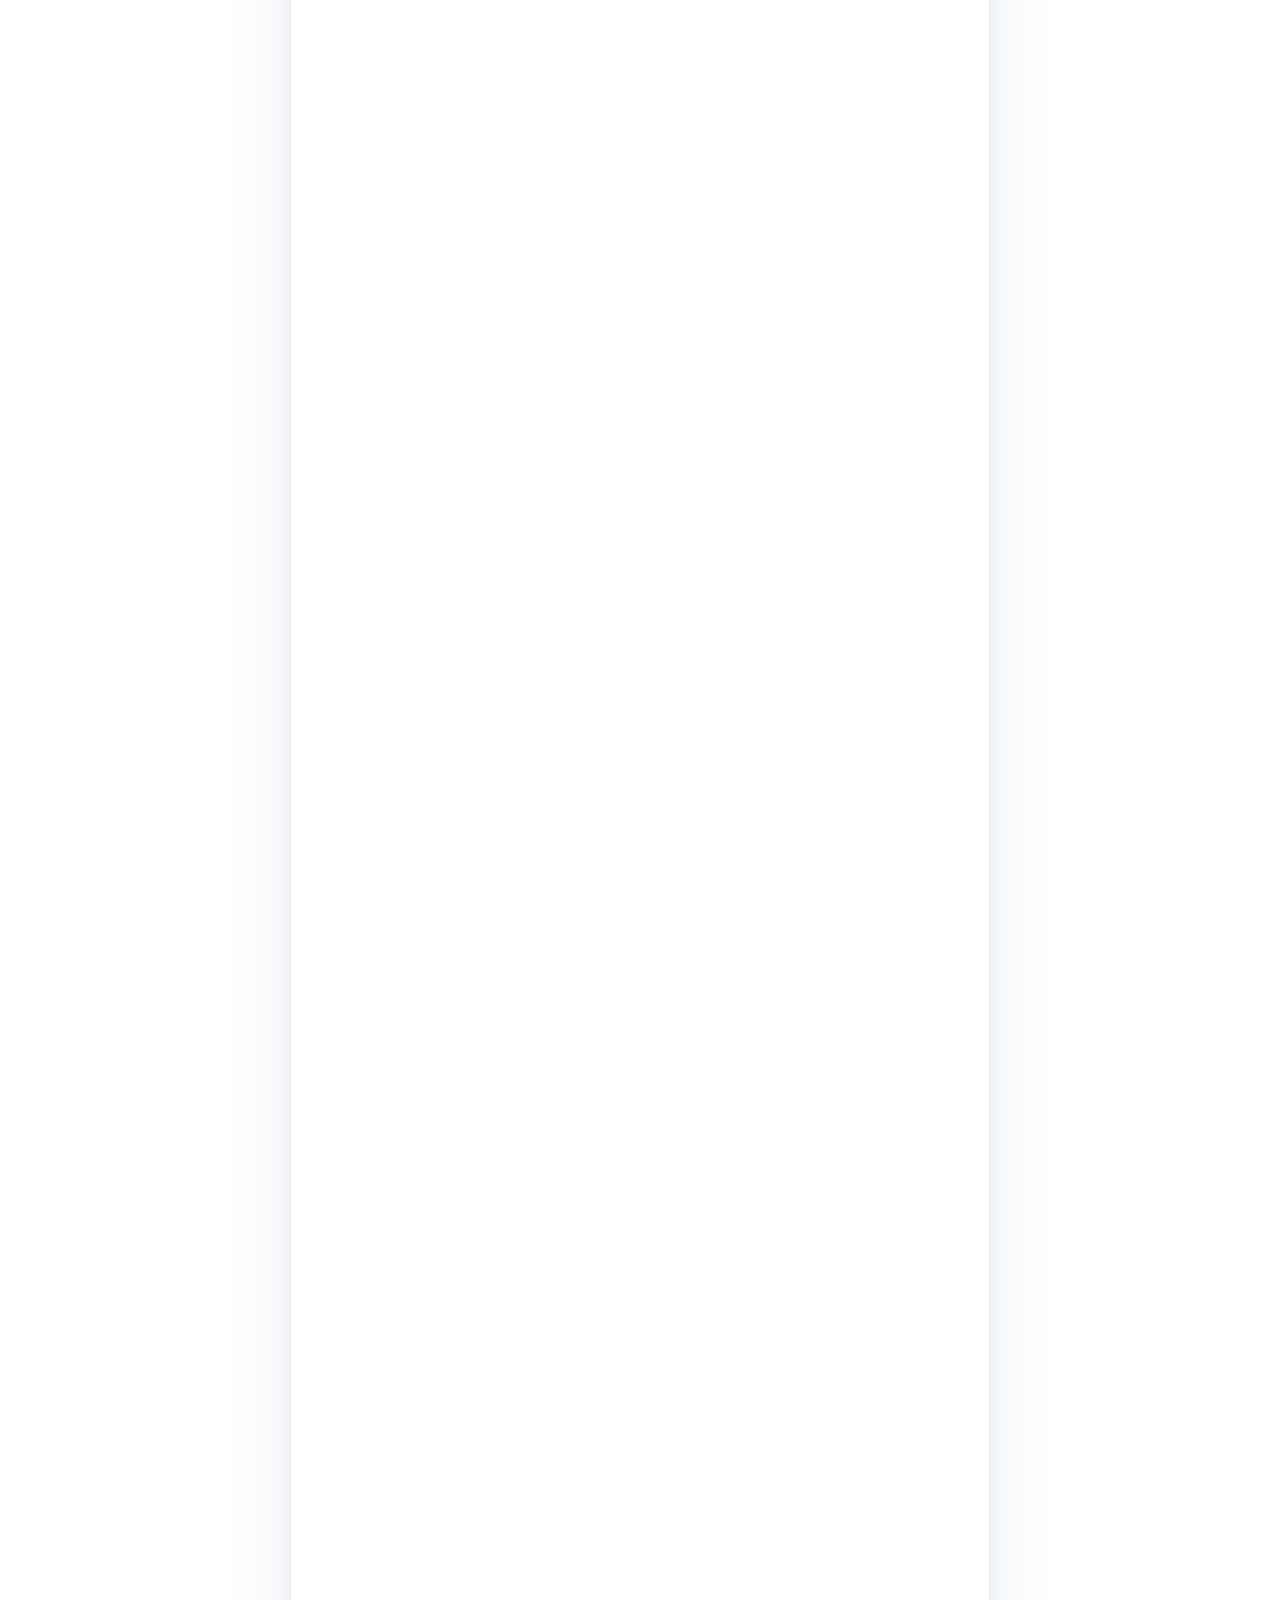
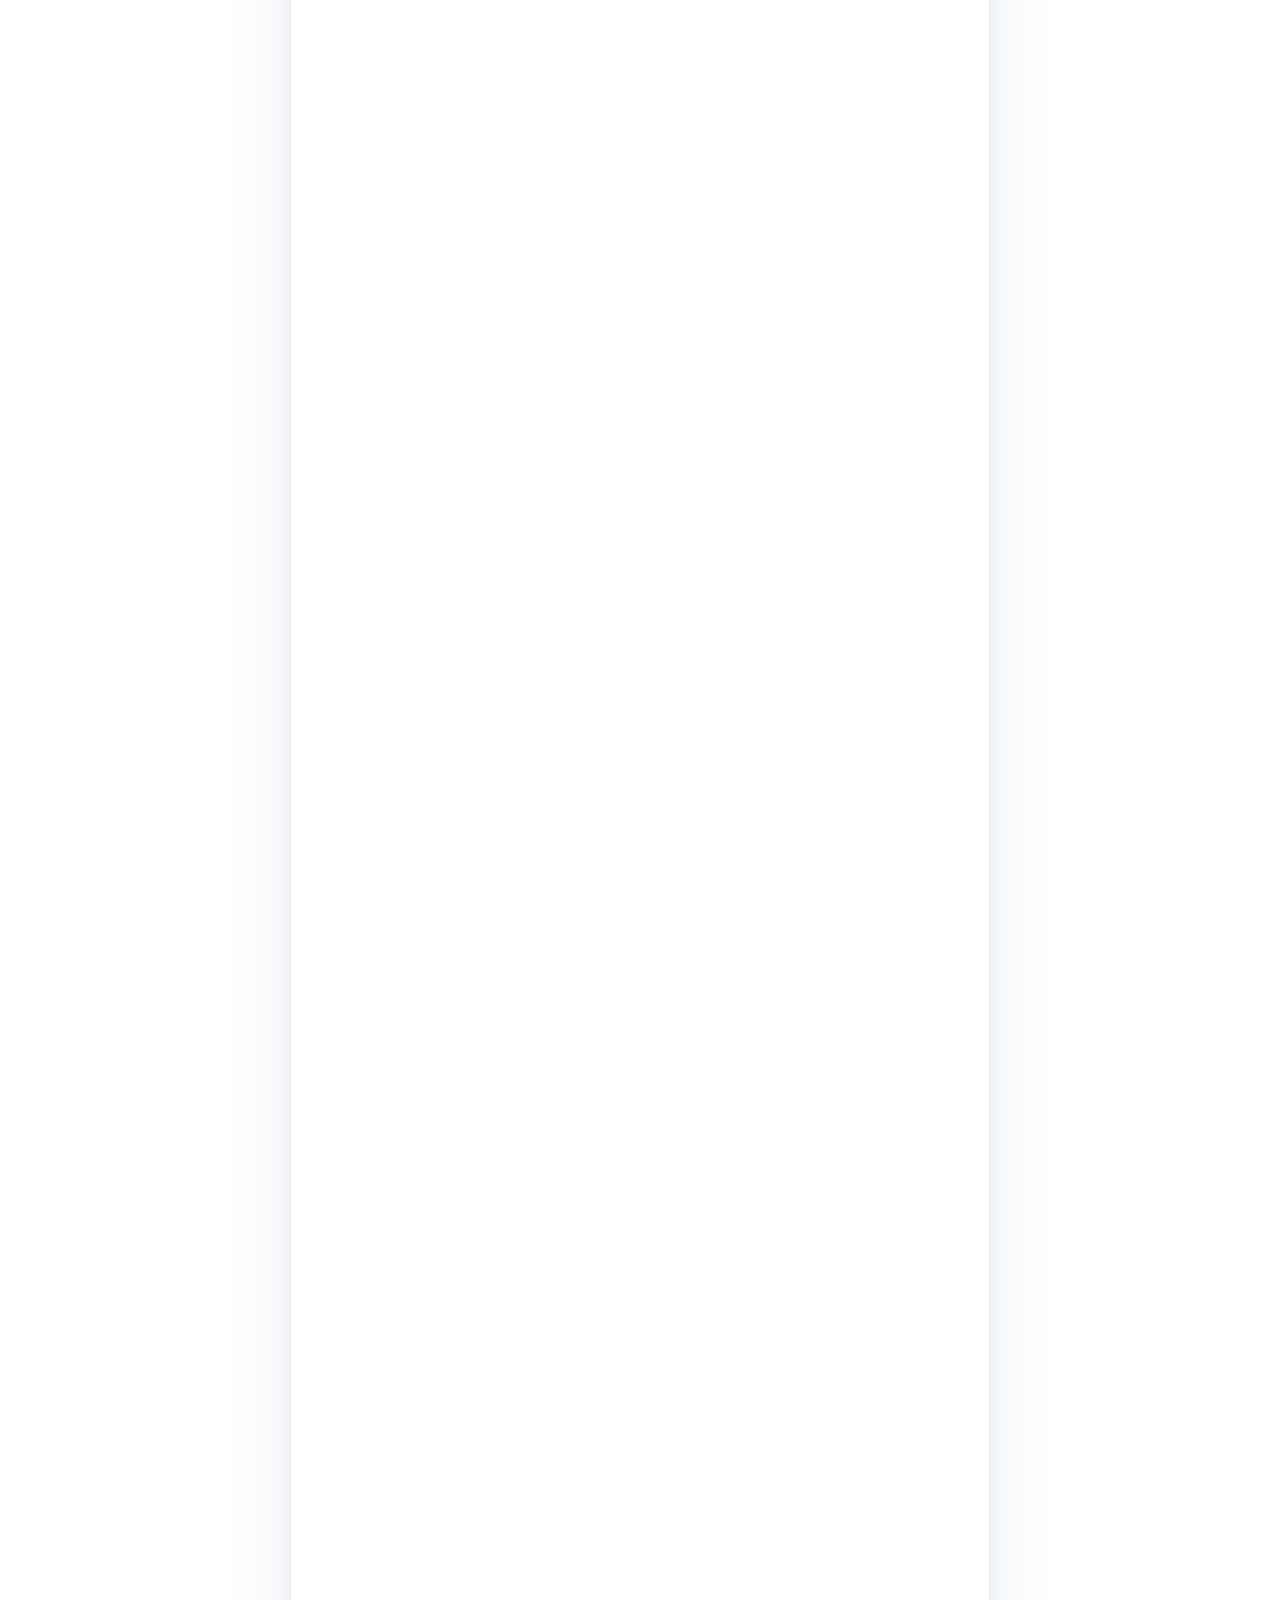
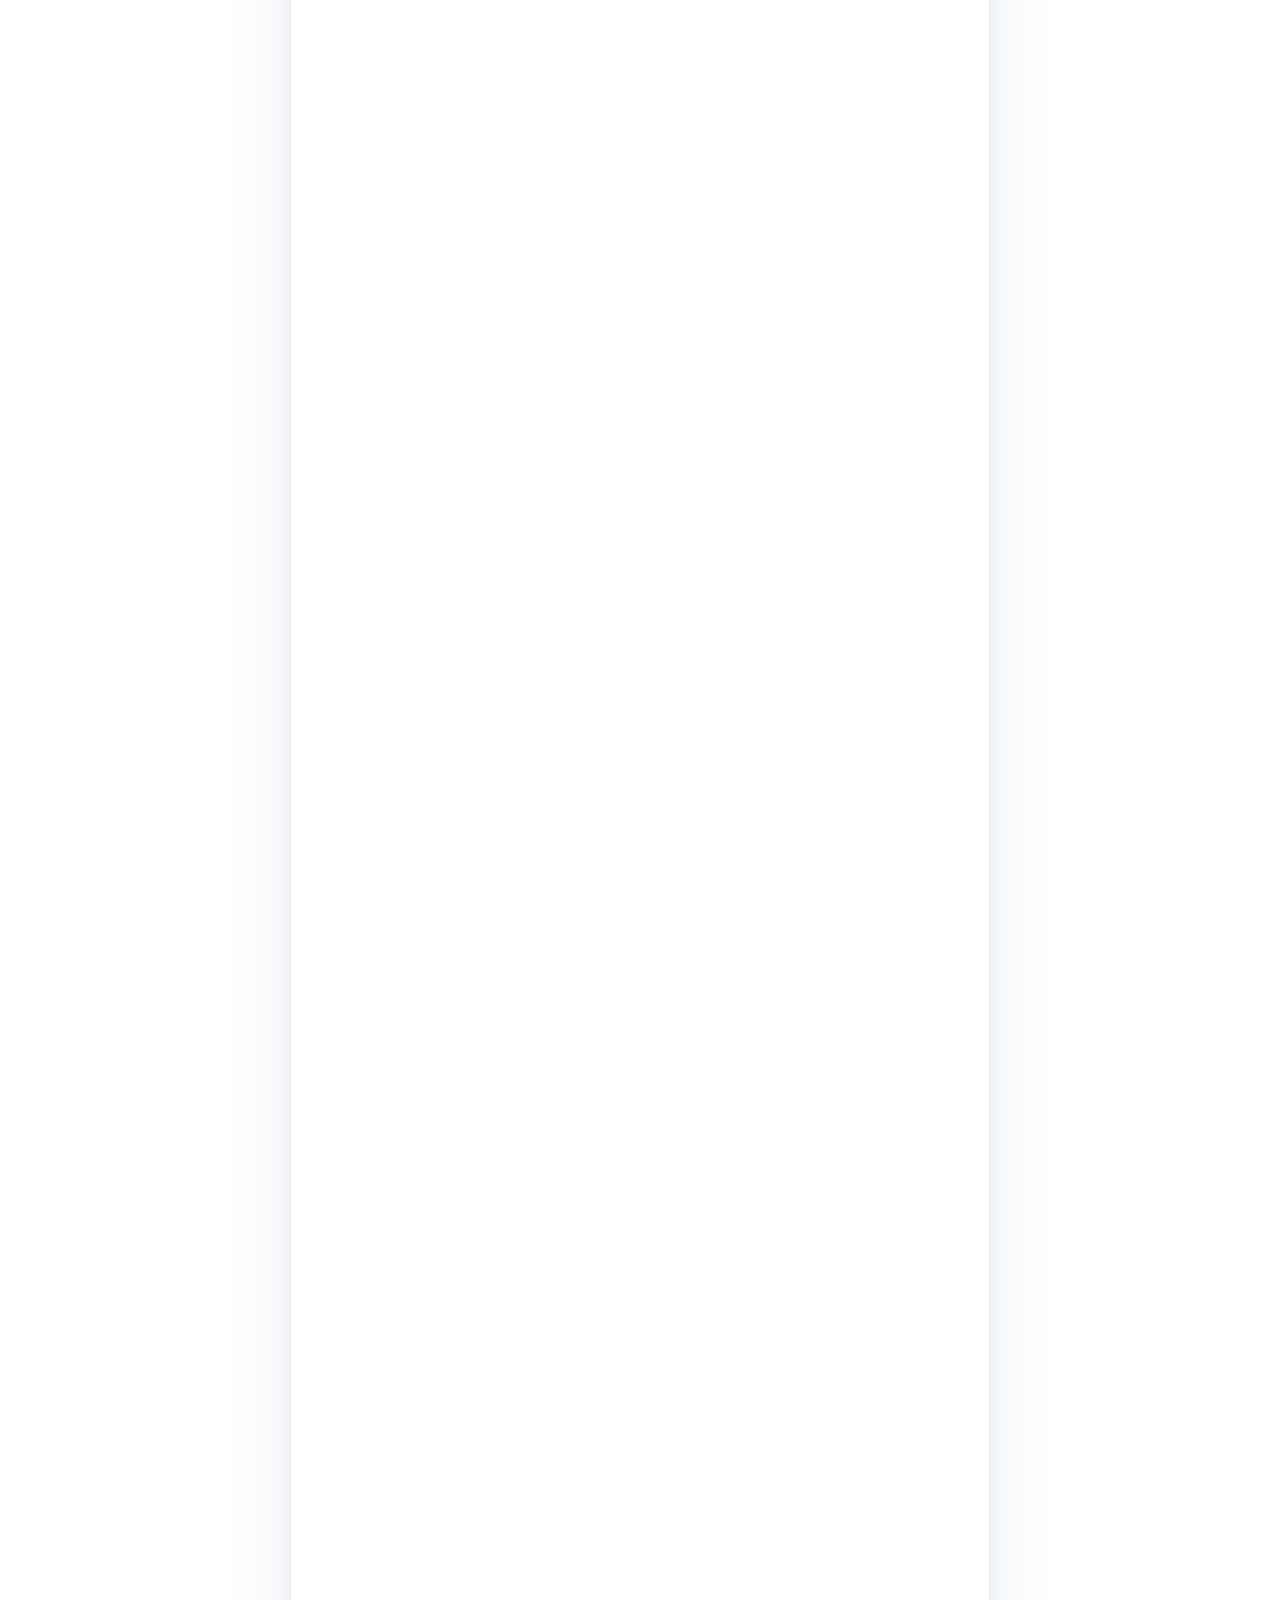
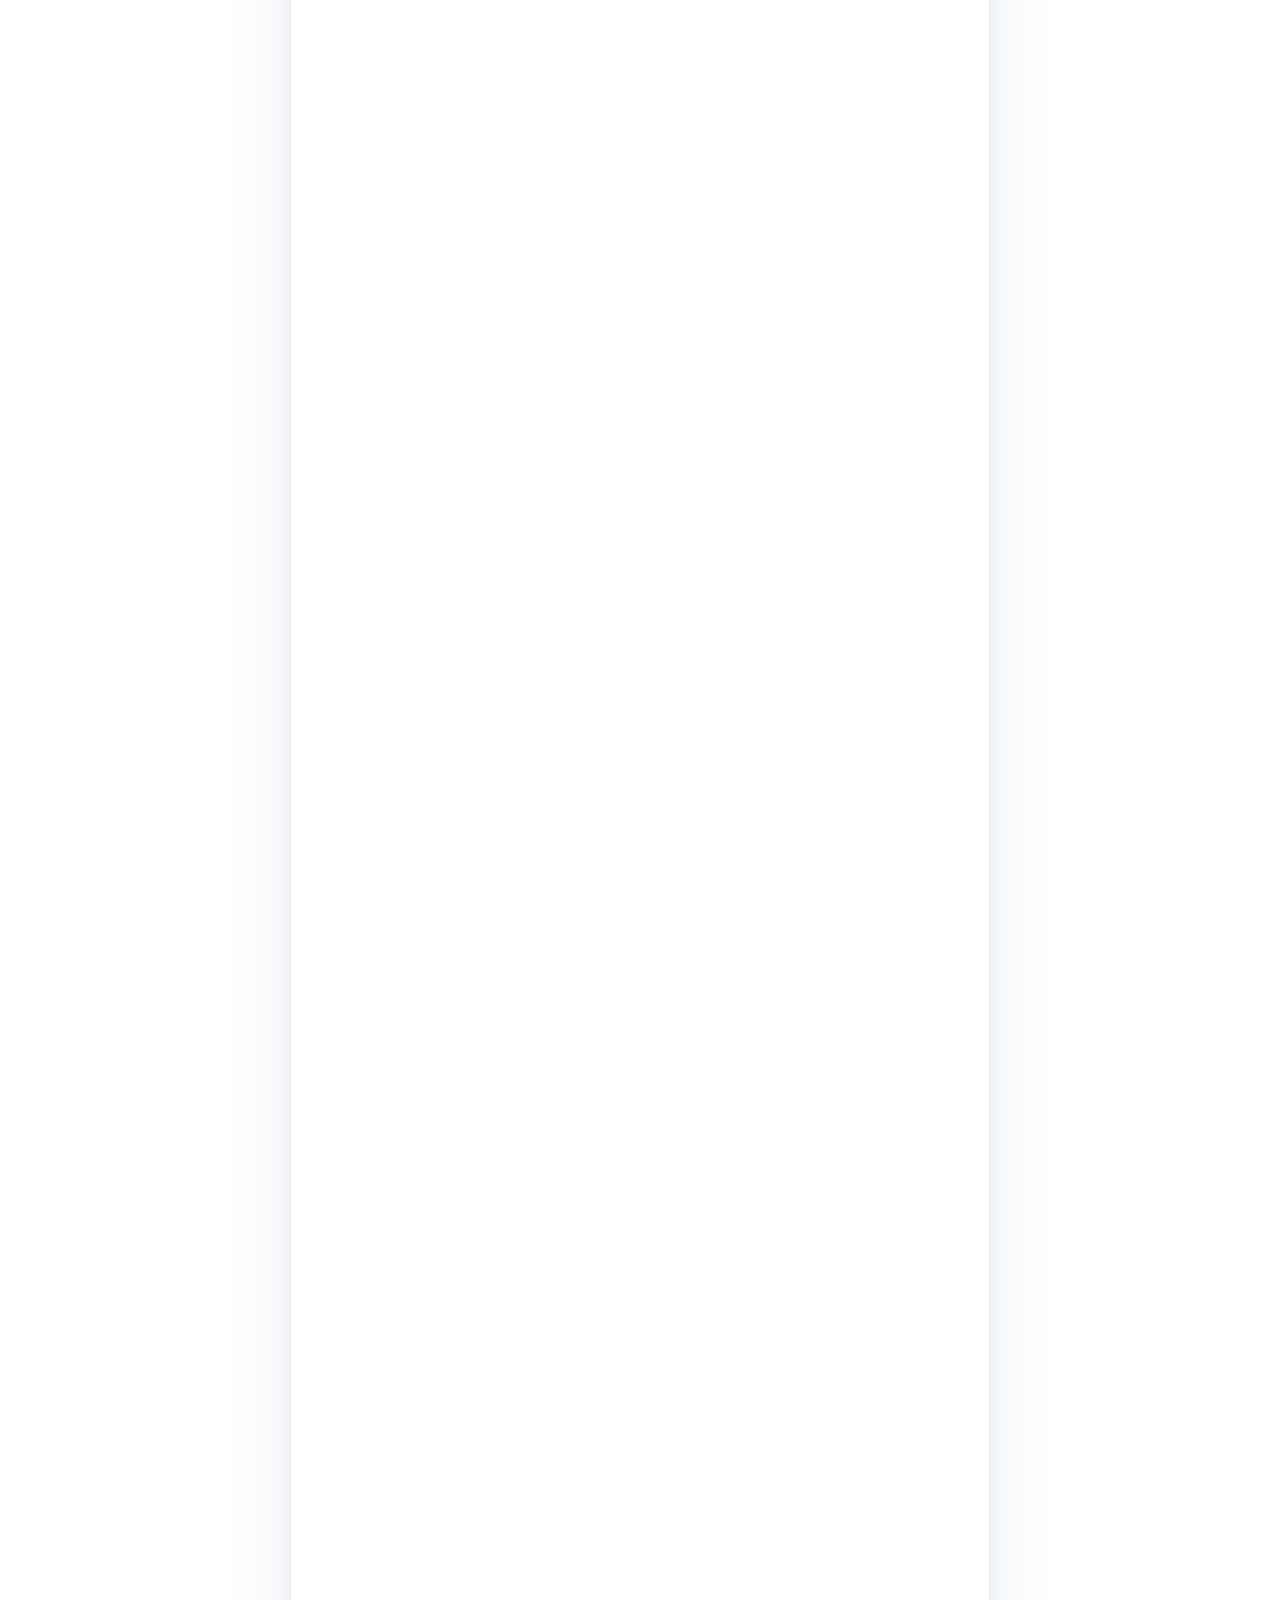
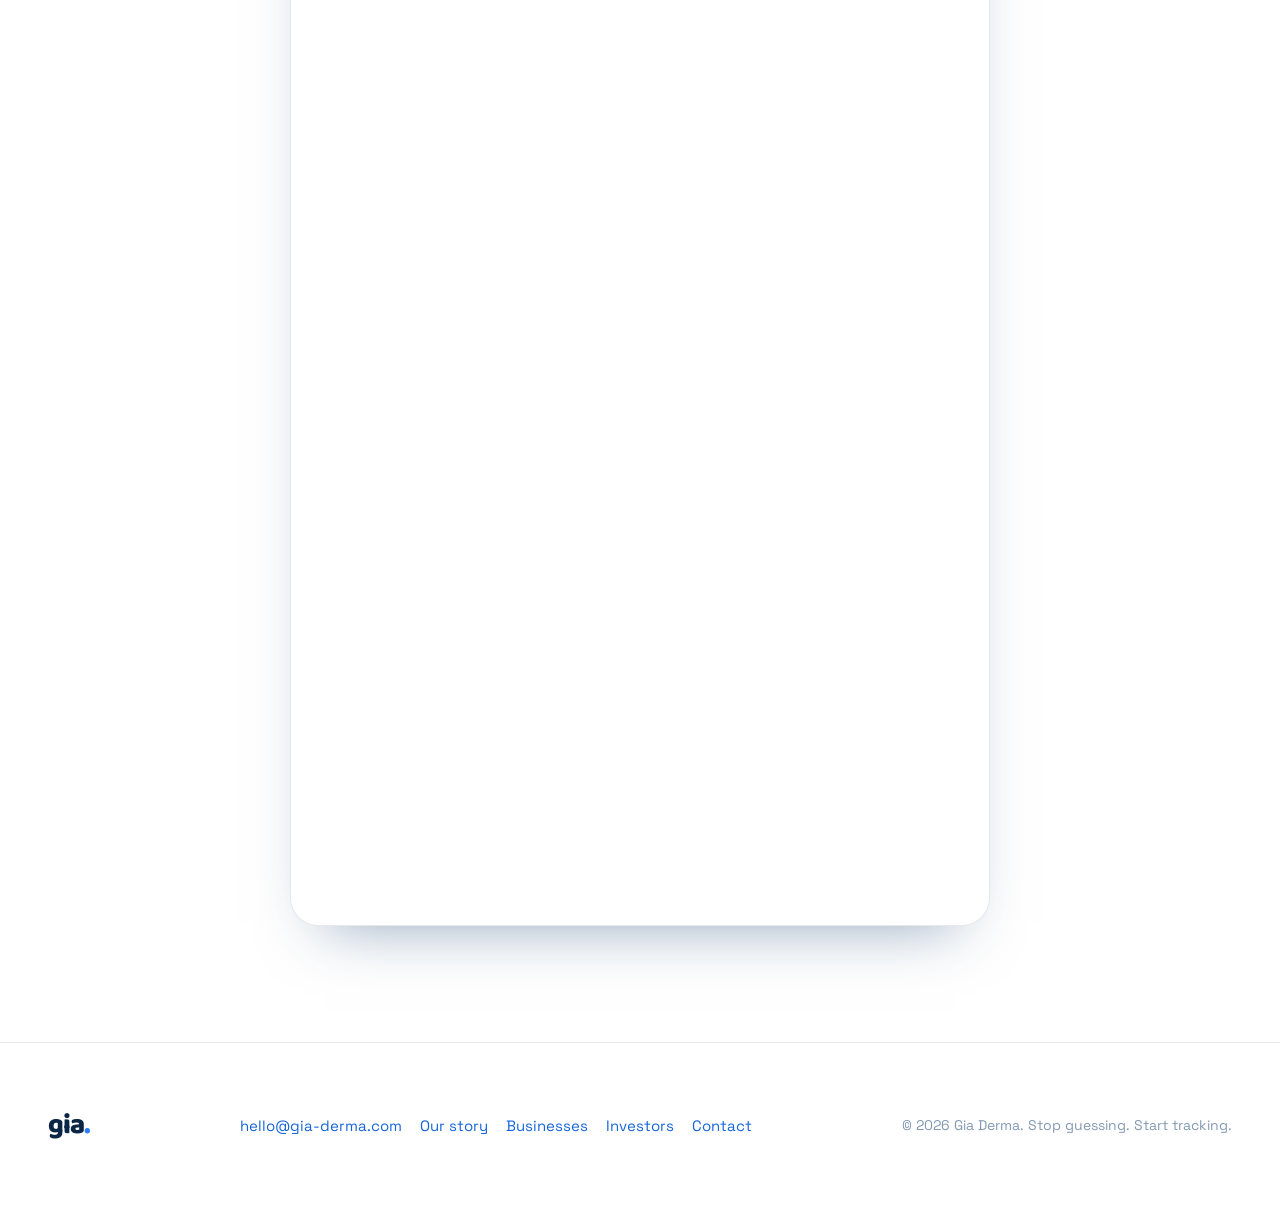
<file: survey/index.html>
<!DOCTYPE html>
<html lang="en">
<head>
<meta charset="utf-8">
<meta name="viewport" content="width=device-width, initial-scale=1">
<title>Take the survey — Gia</title>
<meta name="robots" content="noindex">
<link rel="canonical" href="https://gia-derma.com/survey/">
<link rel="preconnect" href="https://fonts.googleapis.com">
<link rel="preconnect" href="https://fonts.gstatic.com" crossorigin>
<link href="https://fonts.googleapis.com/css2?family=Baloo+2:wght@500;600;700;800&family=Space+Grotesk:wght@400;500;600;700&display=swap" rel="stylesheet">
<link rel="stylesheet" href="/assets/site.css">
<link rel="icon" type="image/png" sizes="32x32" href="/favicon-32.png">
<link rel="icon" type="image/png" sizes="16x16" href="/favicon-16.png">
<link rel="apple-touch-icon" href="/apple-touch-icon.png">
</head>
<body>
<div style="font-family:'Space Grotesk',system-ui,sans-serif; color:#0b2545; overflow-x:hidden; position:relative;">

  <nav class="site-nav">
    <a href="/" style="border:0; background:none; cursor:pointer; font-family:'Baloo 2',cursive; font-weight:800; font-size:26px; letter-spacing:-.02em; color:#0b2545; padding:0; line-height:1;">gia<span style="color:#2b7fff;">.</span></a>
    <div class="site-nav-links">
      <a href="/" class="site-nav-link">Home</a>
      <a href="/story/" class="site-nav-link">Our story</a>
      <a href="/businesses/" class="site-nav-link">Businesses</a>
      <a href="/investors/" class="site-nav-link">Investors</a>
      <a href="/contact/" class="site-nav-link">Contact</a>
      <a href="/#waitlist" class="btn-press btn-press-sm" style="margin-left:6px; padding:10px 18px; border-radius:999px; background:#0b2545; color:#fff; font-weight:600; font-size:14px; box-shadow:0 6px 0 #2b7fff; --hs:#2b7fff; --hc:#fff;">Join waitlist</a>
    </div>
  </nav>

  <main style="background:linear-gradient(#eaf5ff 0%, #ffffff 220px); padding:clamp(40px,6vw,72px) clamp(16px,4vw,48px) clamp(60px,9vw,130px);">
    <div style="max-width:700px; margin:0 auto;">
      <p style="margin:0 0 14px; font-size:13px; font-weight:700; letter-spacing:.16em; text-transform:uppercase; color:#1b4b80; text-align:center;">Build it with us</p>
      <h1 style="margin:0; font-family:'Baloo 2',cursive; font-weight:800; font-size:clamp(28px,4.6vw,52px); line-height:1.05; letter-spacing:-.035em; color:#0b2545; text-align:center;">Tell us what you want.</h1>
      <p style="margin:14px auto 0; max-width:52ch; font-size:clamp(15px,1.5vw,18px); line-height:1.55; color:#3a5f8c; text-align:center;">Two minutes, no account needed. We read every answer.</p>
      <div style="margin-top:clamp(28px,4vw,44px); border-radius:28px; overflow:hidden; background:#fff; border:1px solid rgba(11,37,69,.1); box-shadow:0 30px 60px -34px rgba(16,62,112,.5);">
        <iframe src="https://docs.google.com/forms/d/e/1FAIpQLScFhYZSuGYvhyyJsdTszf3zg0JlrBhHFQr_TDoibbxBPtl49g/viewform?embedded=true" title="Gia feedback survey" width="100%" height="10214" style="display:block; border:0;">Loading…</iframe>
      </div>
    </div>
  </main>

  <footer class="site-footer">
    <span style="font-family:'Baloo 2',cursive; font-weight:800; font-size:28px; letter-spacing:-.03em; color:#0b2545;">gia<span style="color:#2b7fff;">.</span></span>
    <div class="site-footer-links">
      <a href="mailto:hello@gia-derma.com">hello@gia-derma.com</a>
      <a href="/story/">Our story</a>
      <a href="/businesses/">Businesses</a>
      <a href="/investors/">Investors</a>
      <a href="/contact/">Contact</a>
    </div>
    <span style="font-size:14px; color:#8299b3;">© 2026 Gia Derma. Stop guessing. Start tracking.</span>
  </footer>
</div>
</body>
</html>
</file>
<file: assets/site.css>
/* Gia site — shared base styles, animations, and hover-state helpers.
   Page-specific layout stays inline in each page's HTML (matches the
   original single-file design 1:1); only truly shared rules live here. */

html, body { margin:0; padding:0; background:#fbfdff; }
* { box-sizing: border-box; }
img { max-width: 100%; }
a { color:#1565d8; text-decoration: none; }
a:hover { color:#0b2545; }
::selection { background:#bfe0ff; color:#08213d; }

@keyframes floatA { 0%{transform:translate3d(0,0,0) rotate(0deg) scale(1)} 35%{transform:translate3d(20px,-30px,0) rotate(3deg) scale(1.05)} 70%{transform:translate3d(-8px,-10px,0) rotate(-2deg) scale(.99)} 100%{transform:translate3d(0,0,0) rotate(0deg) scale(1)} }
@keyframes floatB { 0%{transform:translate3d(0,0,0) scale(1,1)} 30%{transform:translate3d(-24px,18px,0) scale(1.05,.96)} 65%{transform:translate3d(9px,-12px,0) scale(.98,1.03)} 100%{transform:translate3d(0,0,0) scale(1,1)} }
@keyframes jello { 0%{transform:scale(1,1)} 25%{transform:scale(1.06,.9)} 45%{transform:scale(.95,1.07)} 65%{transform:scale(1.03,.97)} 100%{transform:scale(1,1)} }
@keyframes rise { from{opacity:0; transform:translateY(26px)} to{opacity:1; transform:translateY(0)} }
@keyframes wobble { 0%{transform:scale(1,1) rotate(0deg) translateY(0)} 25%{transform:scale(1.022,.978) rotate(-.5deg) translateY(2px)} 50%{transform:scale(.988,1.014) rotate(0deg) translateY(-3px)} 75%{transform:scale(1.014,.986) rotate(.5deg) translateY(1px)} 100%{transform:scale(1,1) rotate(0deg) translateY(0)} }

/* Sticky nav + footer shells */
.site-nav { position:sticky; top:0; z-index:50; display:flex; align-items:center; justify-content:space-between; gap:16px; padding:14px clamp(16px,4vw,48px); backdrop-filter:blur(14px); background:rgba(255,255,255,.66); border-bottom:1px solid rgba(11,37,69,.08); }
.site-nav-links { display:flex; align-items:center; gap:6px; flex-wrap:wrap; }
.site-nav-link { padding:10px 16px; border-radius:999px; border:0; cursor:pointer; font-family:'Space Grotesk',sans-serif; font-size:14px; font-weight:600; letter-spacing:.01em; background:transparent; color:#3a5f8c; }
.site-nav-link[aria-current="page"] { background:#e3f0ff; color:#0b2545; }
.site-footer { padding:clamp(34px,5vw,60px) clamp(16px,4vw,48px); background:#fff; border-top:1px solid rgba(11,37,69,.1); display:flex; flex-wrap:wrap; gap:18px; align-items:center; justify-content:space-between; }
.site-footer-links { display:flex; flex-wrap:wrap; gap:18px; font-size:15px; color:#3a5f8c; }
.site-footer-links a { color:#1565d8; }

/* Wobbling / squishy logo */
.logo-wrap { position:relative; display:block; width:max-content; margin:0 auto; cursor:pointer; transform-origin:50% 80%; animation:wobble 5s ease-in-out infinite; }

/* Hover helpers, replacing the old inline style-hover system with real CSS */
.btn-press { transition: transform .18s cubic-bezier(.3,.8,.3,1), box-shadow .18s ease, background-color .18s ease, color .18s ease; }
.btn-press:hover { transform: translateY(3px); box-shadow: 0 5px 0 var(--hs, currentColor); color: var(--hc, inherit); }
.btn-press-sm:hover { transform: translateY(2px); box-shadow: 0 4px 0 var(--hs, currentColor); }
.btn-fill { transition: background-color .18s ease, color .18s ease; }
.btn-fill:hover { background: var(--hb, inherit); color: var(--hc, inherit); }
.pill-scale { transition: transform .3s cubic-bezier(.2,1.5,.35,1); }
.pill-scale:hover { transform: scale(1.02,.95); }

/* Social icon links (Instagram/TikTok, etc.) */
.social-icon { display:inline-flex; align-items:center; justify-content:center; width:48px; height:48px; border-radius:50%; transition:transform .25s cubic-bezier(.2,1.4,.35,1), box-shadow .25s ease; }
.social-icon:hover { transform:translateY(-3px) scale(1.06); }
.social-icon svg { width:22px; height:22px; display:block; }

/* Story page before/after gallery: tretinoin card (2 photos) is 2x the
   width of the accutane card (1 photo), so all three photos render at
   the same size. Stacks to one column on narrow screens where a 2:1
   split would squeeze the photos too small. */
.story-gallery { grid-template-columns: 2fr 1fr; }
@media (max-width: 640px) {
  .story-gallery { grid-template-columns: 1fr; }
}

/* "How it works" step picker */
.step-tab { flex:1 1 160px; min-width:130px; display:flex; flex-direction:column; align-items:center; gap:12px; padding:0 6px; border:0; background:none; cursor:pointer; transition:color .25s ease; font:inherit; }
.step-dot { position:relative; width:clamp(46px,5vw,72px); height:clamp(46px,5vw,72px); border-radius:50%; display:grid; place-items:center; font-family:'Baloo 2',cursive; font-weight:800; font-size:clamp(20px,2.2vw,30px); transition:transform .3s cubic-bezier(.2,1.4,.35,1), background .3s ease, color .3s ease; }
</file>
